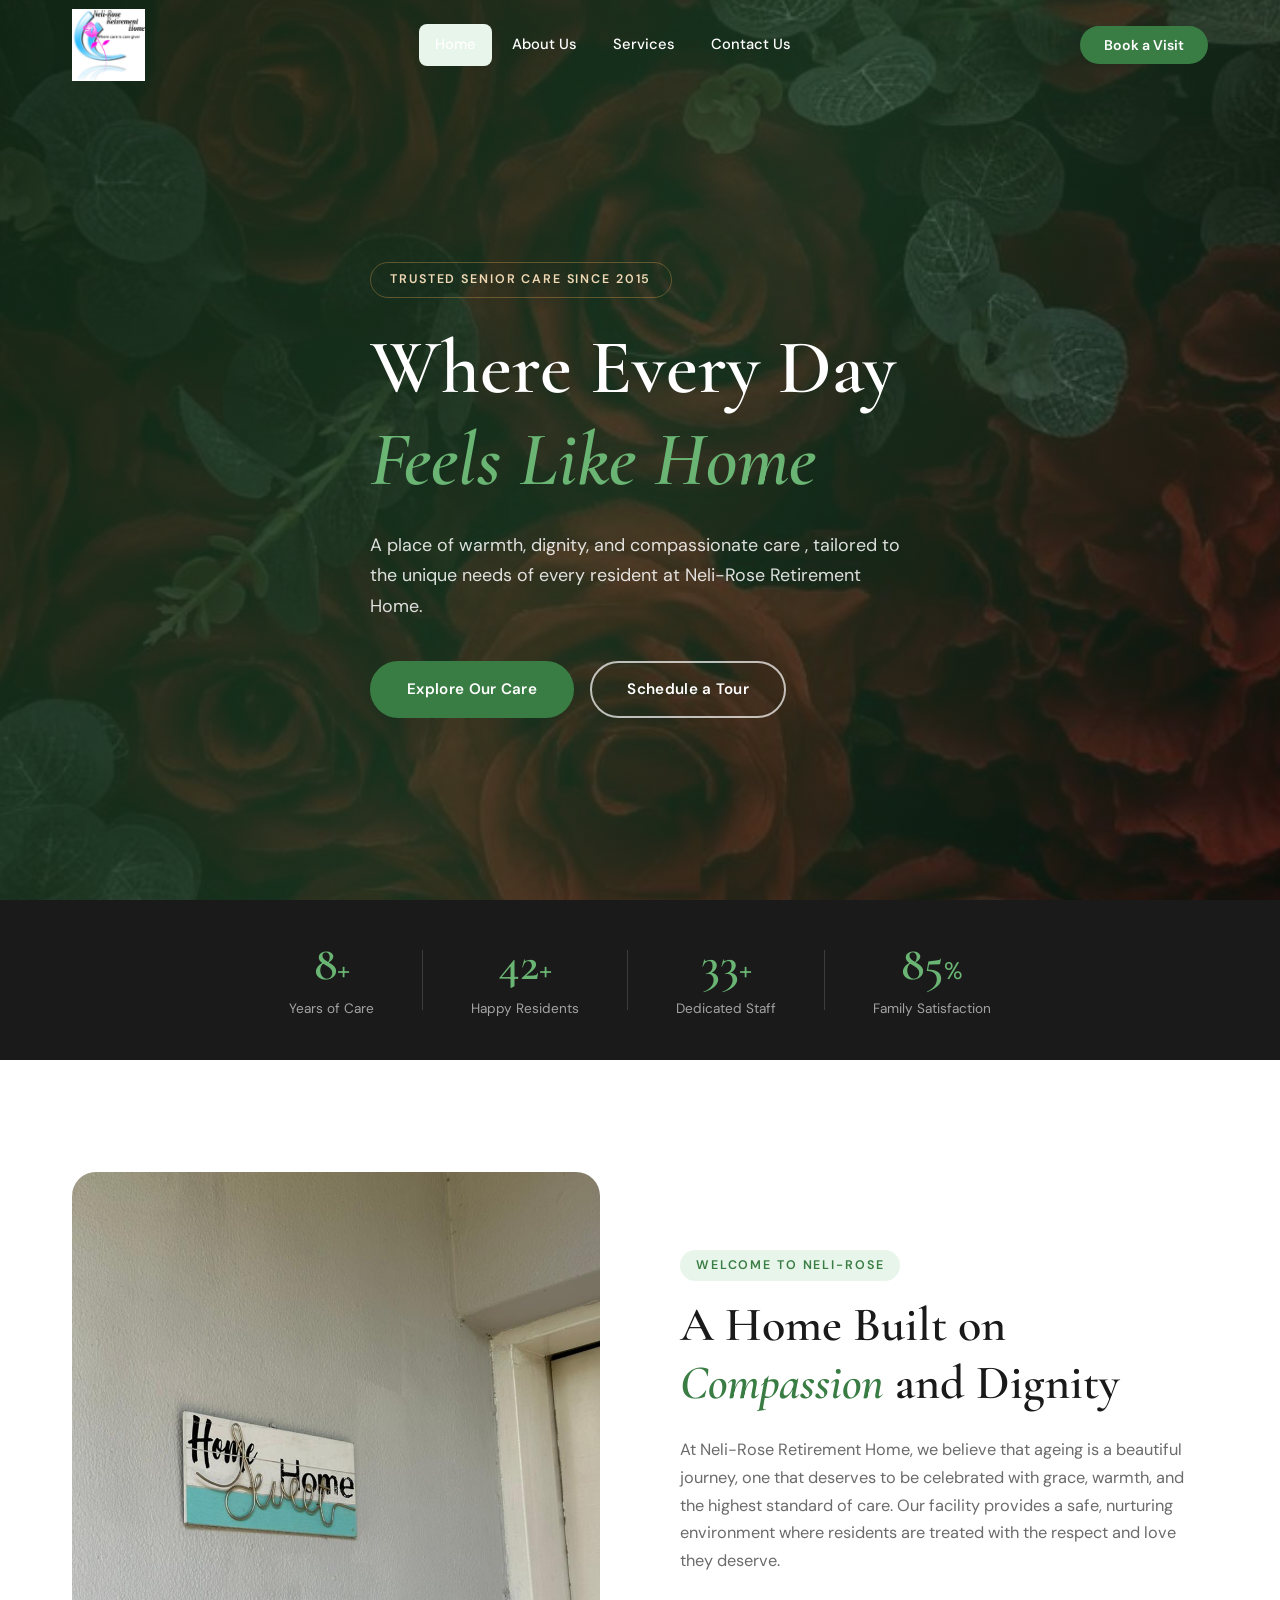
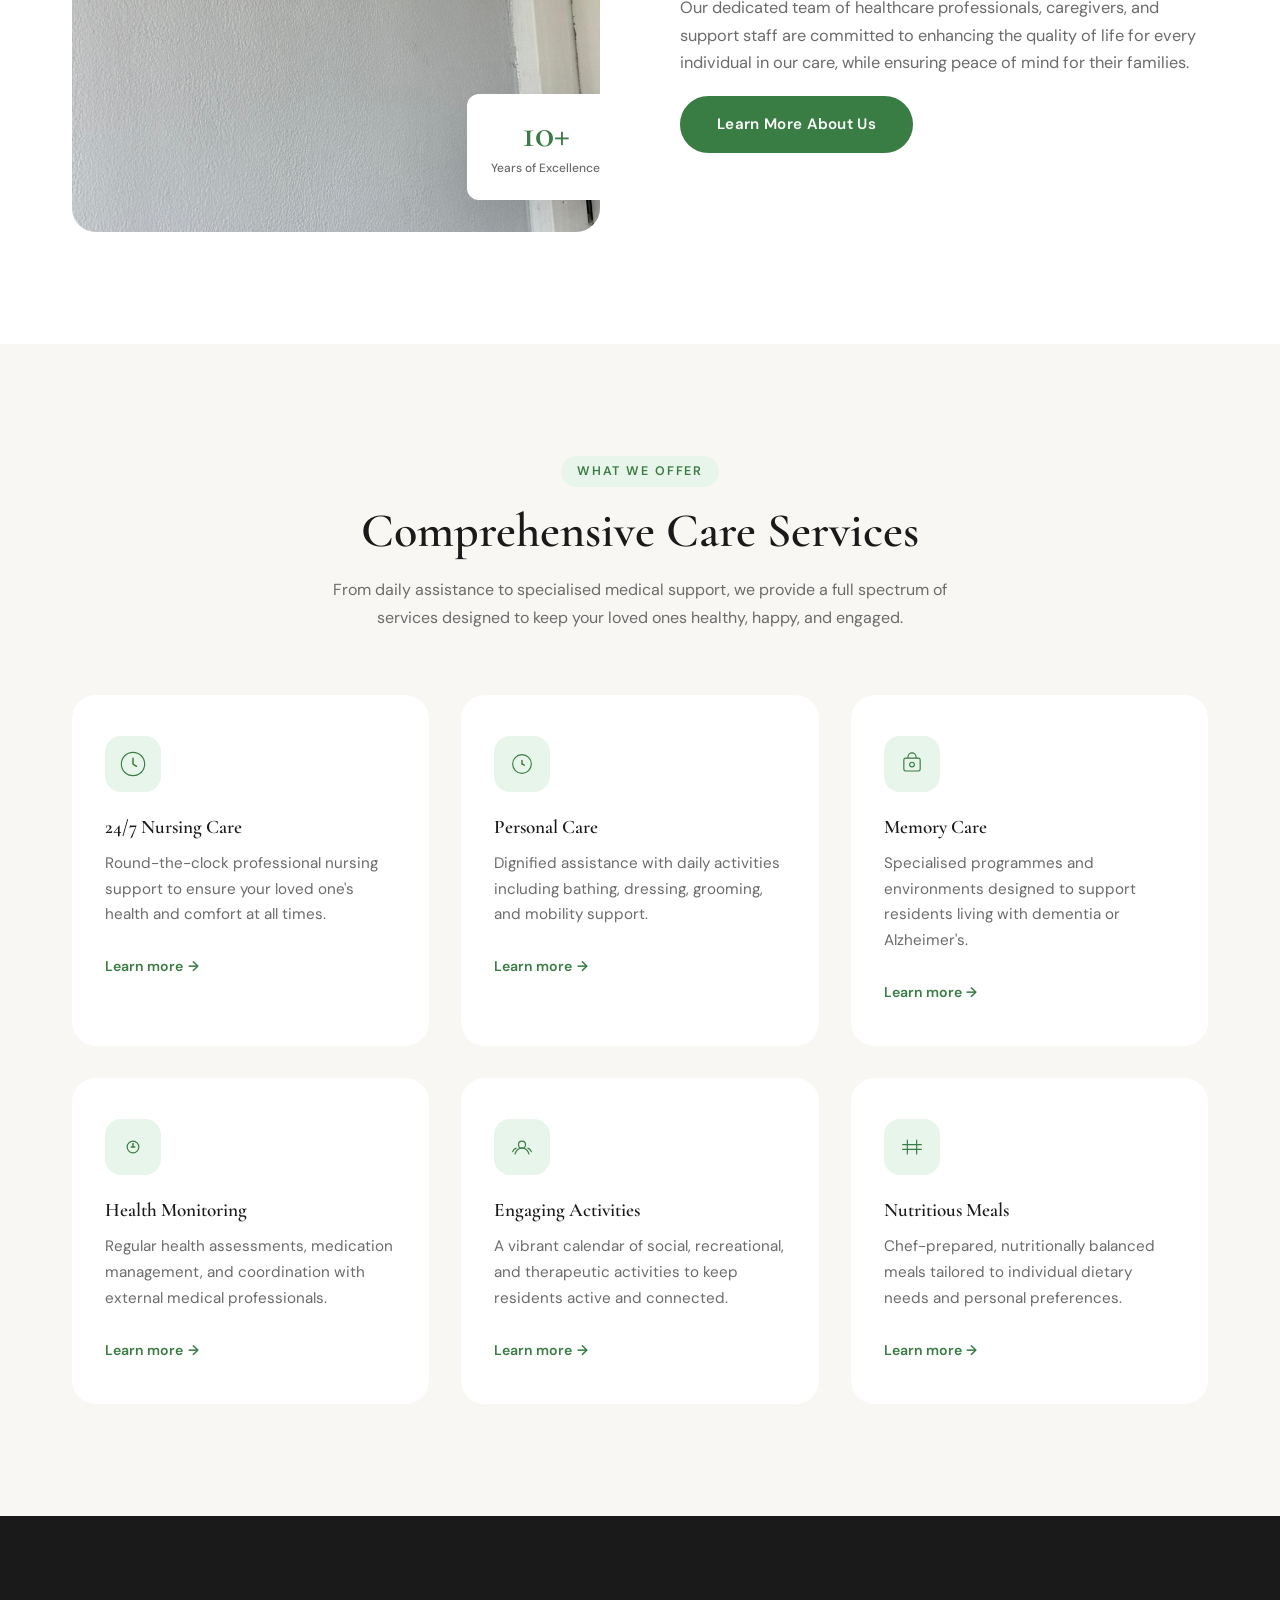
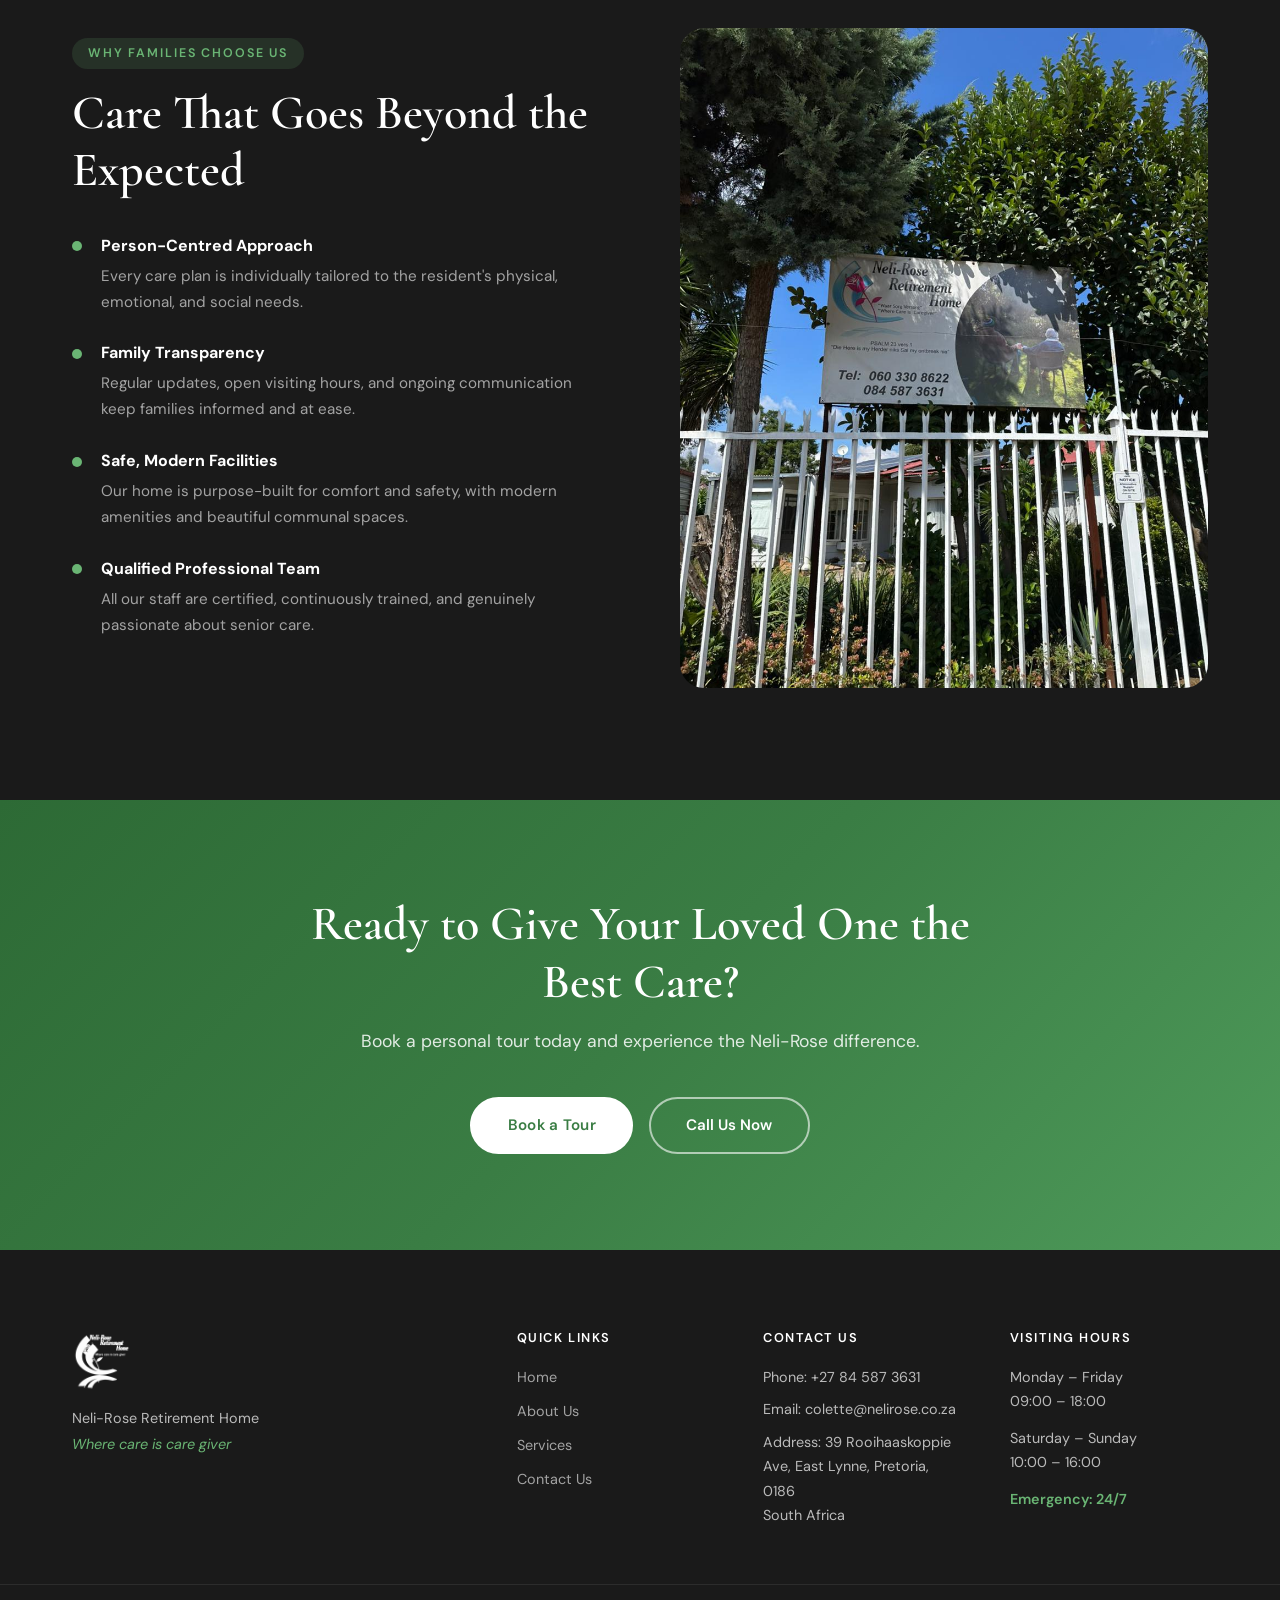
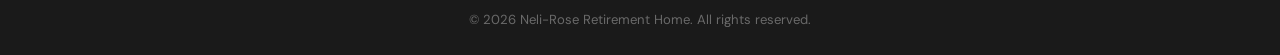
<file: index.html>
<!DOCTYPE html>
<html lang="en">
<head>
  <meta charset="UTF-8" />
  <meta name="viewport" content="width=device-width, initial-scale=1.0" />
  <title>Neli-Rose Retirement Home | Where Care is Care Giver</title>
  <link rel="stylesheet" href="home.css" />
  <link href="https://fonts.googleapis.com/css2?family=Cormorant+Garamond:ital,wght@0,400;0,600;1,400&family=DM+Sans:wght@300;400;500;600&display=swap" rel="stylesheet" />
</head>
<body>

  <nav class="navbar" id="navbar">
    <div class="nav-inner">
      <a href="index.html" class="nav-logo">
        <img id="site-logo" src="Photos/Logo.png" alt="Neli-Rose Logo" onerror="this.style.display='none'; document.getElementById('logo-text').style.display='block'"/>
        <span id="logo-text" style="display:none;" class="logo-fallback">Neli-Rose</span>
      </a>
      <ul class="nav-links">
        <li><a href="index.html" class="active">Home</a></li>
        <li><a href="about.html">About Us</a></li>
        <li><a href="services.html">Services</a></li>
        <li><a href="contact.html">Contact Us</a></li>
      </ul>
      <button class="nav-cta" onclick="location.href='contact.html'">Book a Visit</button>
      <button class="hamburger" id="hamburger" aria-label="Menu">
        <span></span><span></span><span></span>
      </button>
    </div>
    <div class="mobile-menu" id="mobileMenu">
      <a href="index.html">Home</a>
      <a href="about.html">About Us</a>
      <a href="services.html">Services</a>
     <a href="contact.html">Contact Us</a>
    </div>
  </nav>

  <!-- HERO -->
  <section class="hero">
    <div class="hero-bg"></div>
    <div class="hero-overlay"></div>
    <div class="hero-content">
      <div class="hero-badge">Trusted Senior Care Since 2015</div>
      <h1 class="hero-title">Where Every Day<br/><em>Feels Like Home</em></h1>
      <p class="hero-sub">A place of warmth, dignity, and compassionate care , tailored to the unique needs of every resident at Neli-Rose Retirement Home.</p>
      <div class="hero-actions">
        <a href="services.html" class="btn-primary">Explore Our Care</a>
        <a href="contact.html" class="btn-outline">Schedule a Tour</a>
      </div>
    </div>
  </section>

  <!-- STATS STRIP -->
  <section class="stats-strip">
    <div class="stat-item">
      <span class="stat-num" data-target="10">0</span><span class="stat-unit">+</span>
      <p>Years of Care</p>
    </div>
    <div class="stat-divider"></div>
    <div class="stat-item">
      <span class="stat-num" data-target="50">0</span><span class="stat-unit">+</span>
      <p>Happy Residents</p>
    </div>
    <div class="stat-divider"></div>
    <div class="stat-item">
      <span class="stat-num" data-target="39">0</span><span class="stat-unit">+</span>
      <p>Dedicated Staff</p> 
    </div>
    <div class="stat-divider"></div>
    <div class="stat-item">
      <span class="stat-num" data-target="100">0</span><span class="stat-unit">%</span>
      <p>Family Satisfaction</p>
    </div>
  </section>

  <!-- WELCOME -->
  <section class="welcome-section">
    <div class="container two-col">
      <div class="welcome-image-block reveal-left">
        <div class="img-frame">
          <img src="Photos/photo9.jpeg" alt="Caring staff with resident" />
          <div class="img-badge">
            <span class="badge-num">10+</span>
            <span class="badge-label">Years of Excellence</span>
          </div>
        </div>
      </div>
      <div class="welcome-text reveal-right">
        <span class="section-tag">Welcome to Neli-Rose</span>
        <h2>A Home Built on <em>Compassion</em> and Dignity</h2>
        <p>At Neli-Rose Retirement Home, we believe that ageing is a beautiful journey, one that deserves to be celebrated with grace, warmth, and the highest standard of care. Our facility provides a safe, nurturing environment where residents are treated with the respect and love they deserve.</p>
        <p>Our dedicated team of healthcare professionals, caregivers, and support staff are committed to enhancing the quality of life for every individual in our care, while ensuring peace of mind for their families.</p>
        <a href="about.html" class="btn-primary">Learn More About Us</a>
      </div>
    </div>
  </section>

  <!-- SERVICES PREVIEW -->
  <section class="services-preview">
    <div class="container">
      <div class="section-header reveal-up">
        <span class="section-tag">What We Offer</span>
        <h2>Comprehensive Care Services</h2>
        <p>From daily assistance to specialised medical support, we provide a full spectrum of services designed to keep your loved ones healthy, happy, and engaged.</p>
      </div>
      <div class="services-grid">
        <div class="service-card reveal-up" style="--delay:0.1s">
          <div class="service-icon">
            <svg viewBox="0 0 48 48" fill="none"><circle cx="24" cy="24" r="20" stroke="currentColor" stroke-width="2"/><path d="M24 14v10l6 4" stroke="currentColor" stroke-width="2.5" stroke-linecap="round"/></svg>
          </div>
          <h3>24/7 Nursing Care</h3>
          <p>Round-the-clock professional nursing support to ensure your loved one's health and comfort at all times.</p>
          <a href="services.html" class="card-link">Learn more</a>
        </div>
        <div class="service-card reveal-up" style="--delay:0.2s">
          <div class="service-icon">
            <svg viewBox="0 0 48 48" fill="none"><path d="M24 8c-8.8 0-16 7.2-16 16s7.2 16 16 16 16-7.2 16-16S32.8 8 24 8z" stroke="currentColor" stroke-width="2"/><path d="M24 18v6l4 2" stroke="currentColor" stroke-width="2.5" stroke-linecap="round"/></svg>
          </div>
          <h3>Personal Care</h3>
          <p>Dignified assistance with daily activities including bathing, dressing, grooming, and mobility support.</p>
          <a href="services.html" class="card-link">Learn more</a>
        </div>
        <div class="service-card reveal-up" style="--delay:0.3s">
          <div class="service-icon">
            <svg viewBox="0 0 48 48" fill="none"><rect x="10" y="14" width="28" height="22" rx="3" stroke="currentColor" stroke-width="2"/><path d="M17 14V12a7 7 0 0114 0v2" stroke="currentColor" stroke-width="2"/><circle cx="24" cy="25" r="4" stroke="currentColor" stroke-width="2"/></svg>
          </div>
          <h3>Memory Care</h3>
          <p>Specialised programmes and environments designed to support residents living with dementia or Alzheimer's.</p>
          <a href="services.html" class="card-link">Learn more</a>
        </div>
        <div class="service-card reveal-up" style="--delay:0.4s">
          <div class="service-icon">
            <svg viewBox="0 0 48 48" fill="none"><path d="M14 24c0-5.5 4.5-10 10-10s10 4.5 10 10-4.5 10-10 10-10-4.5-10-10z" stroke="currentColor" stroke-width="2"/><path d="M24 18v6M21 24h6" stroke="currentColor" stroke-width="2.5" stroke-linecap="round"/></svg>
          </div>
          <h3>Health Monitoring</h3>
          <p>Regular health assessments, medication management, and coordination with external medical professionals.</p>
          <a href="services.html" class="card-link">Learn more</a>
        </div>
        <div class="service-card reveal-up" style="--delay:0.5s">
          <div class="service-icon">
            <svg viewBox="0 0 48 48" fill="none"><path d="M12 36c2-6 6-10 12-10s10 4 12 10" stroke="currentColor" stroke-width="2" stroke-linecap="round"/><circle cx="24" cy="20" r="6" stroke="currentColor" stroke-width="2"/><path d="M34 26c3 1 5 3 6 6" stroke="currentColor" stroke-width="2" stroke-linecap="round"/><path d="M14 26c-3 1-5 3-6 6" stroke="currentColor" stroke-width="2" stroke-linecap="round"/></svg>
          </div>
          <h3>Engaging Activities</h3>
          <p>A vibrant calendar of social, recreational, and therapeutic activities to keep residents active and connected.</p>
          <a href="services.html" class="card-link">Learn more</a>
        </div>
        <div class="service-card reveal-up" style="--delay:0.6s">
          <div class="service-icon">
            <svg viewBox="0 0 48 48" fill="none"><path d="M8 20h32M8 28h32M16 12v24M32 12v24" stroke="currentColor" stroke-width="2" stroke-linecap="round"/></svg>
          </div>
          <h3>Nutritious Meals</h3>
          <p>Chef-prepared, nutritionally balanced meals tailored to individual dietary needs and personal preferences.</p>
          <a href="services.html" class="card-link">Learn more</a>
        </div>
      </div>
    </div>
  </section>

  <!-- WHY CHOOSE US -->
  <section class="why-section">
    <div class="container">
      <div class="why-inner">
        <div class="why-text reveal-left">
          <span class="section-tag light">Why Families Choose Us</span>
          <h2>Care That Goes Beyond the Expected</h2>
          <ul class="why-list">
            <li>
              <div class="why-dot"></div>
              <div>
                <strong>Person-Centred Approach</strong>
                <p>Every care plan is individually tailored to the resident's physical, emotional, and social needs.</p>
              </div>
            </li>
            <li>
              <div class="why-dot"></div>
              <div>
                <strong>Family Transparency</strong>
                <p>Regular updates, open visiting hours, and ongoing communication keep families informed and at ease.</p>
              </div>
            </li>
            <li>
              <div class="why-dot"></div>
              <div>
                <strong>Safe, Modern Facilities</strong>
                <p>Our home is purpose-built for comfort and safety, with modern amenities and beautiful communal spaces.</p>
              </div>
            </li>
            <li>
              <div class="why-dot"></div>
              <div>
                <strong>Qualified Professional Team</strong>
                <p>All our staff are certified, continuously trained, and genuinely passionate about senior care.</p>
              </div>
            </li>
          </ul>
        
        </div>
        <div class="why-image reveal-right">
          <img src="Photos/photo14.jpeg" alt="Staff and residents" />
        </div>
      </div>
    </div>
  </section>



  <!-- CTA BANNER -->
  <section class="cta-banner">
    <div class="cta-inner">
      <h2>Ready to Give Your Loved One the Best Care?</h2>
      <p>Book a personal tour today and experience the Neli-Rose difference.</p>
      <div class="cta-buttons">
        <a href="contact.html" class="btn-primary">Book a Tour</a>
        <a href="tel:+27  84 587 3631" class="btn-outline-light">Call Us Now</a>
      </div>
    </div>
  </section>

  <!-- FOOTER -->
  <footer class="footer">
    <div class="footer-inner">
      <div class="footer-brand">
        <img src="Photos/logo1.png" alt="Neli-Rose" class="footer-logo" onerror="this.style.display='none'" />
        <p>Neli-Rose Retirement Home<br/><em>Where care is care giver</em></p>
        
      </div>
      <div class="footer-nav">
        <h4>Quick Links</h4>
        <a href="index.html">Home</a>
        <a href="about.html">About Us</a>
        <a href="services.html">Services</a>
        <a href="contact.html">Contact Us</a>
      </div>
      <div class="footer-contact">
        <h4>Contact Us</h4>
        <p>Phone: +27  84 587 3631  </p>
        <p>Email: colette@nelirose.co.za</p>
        <p>Address: 39 Rooihaaskoppie Ave, East Lynne, Pretoria, 0186<br/>South Africa</p>
      </div>
      <div class="footer-hours">
        <h4>Visiting Hours</h4>
        <p>Monday – Friday<br/>09:00 – 18:00</p>
        <p>Saturday – Sunday<br/>10:00 – 16:00</p>
        <p class="emerg">Emergency: 24/7</p>
      </div>
    </div>
    <div class="footer-bottom">
      <p>&copy; 2026 Neli-Rose Retirement Home. All rights reserved.</p>
    </div>
  </footer>

  <script src="home.js"></script>
</body>
</html>
</file>
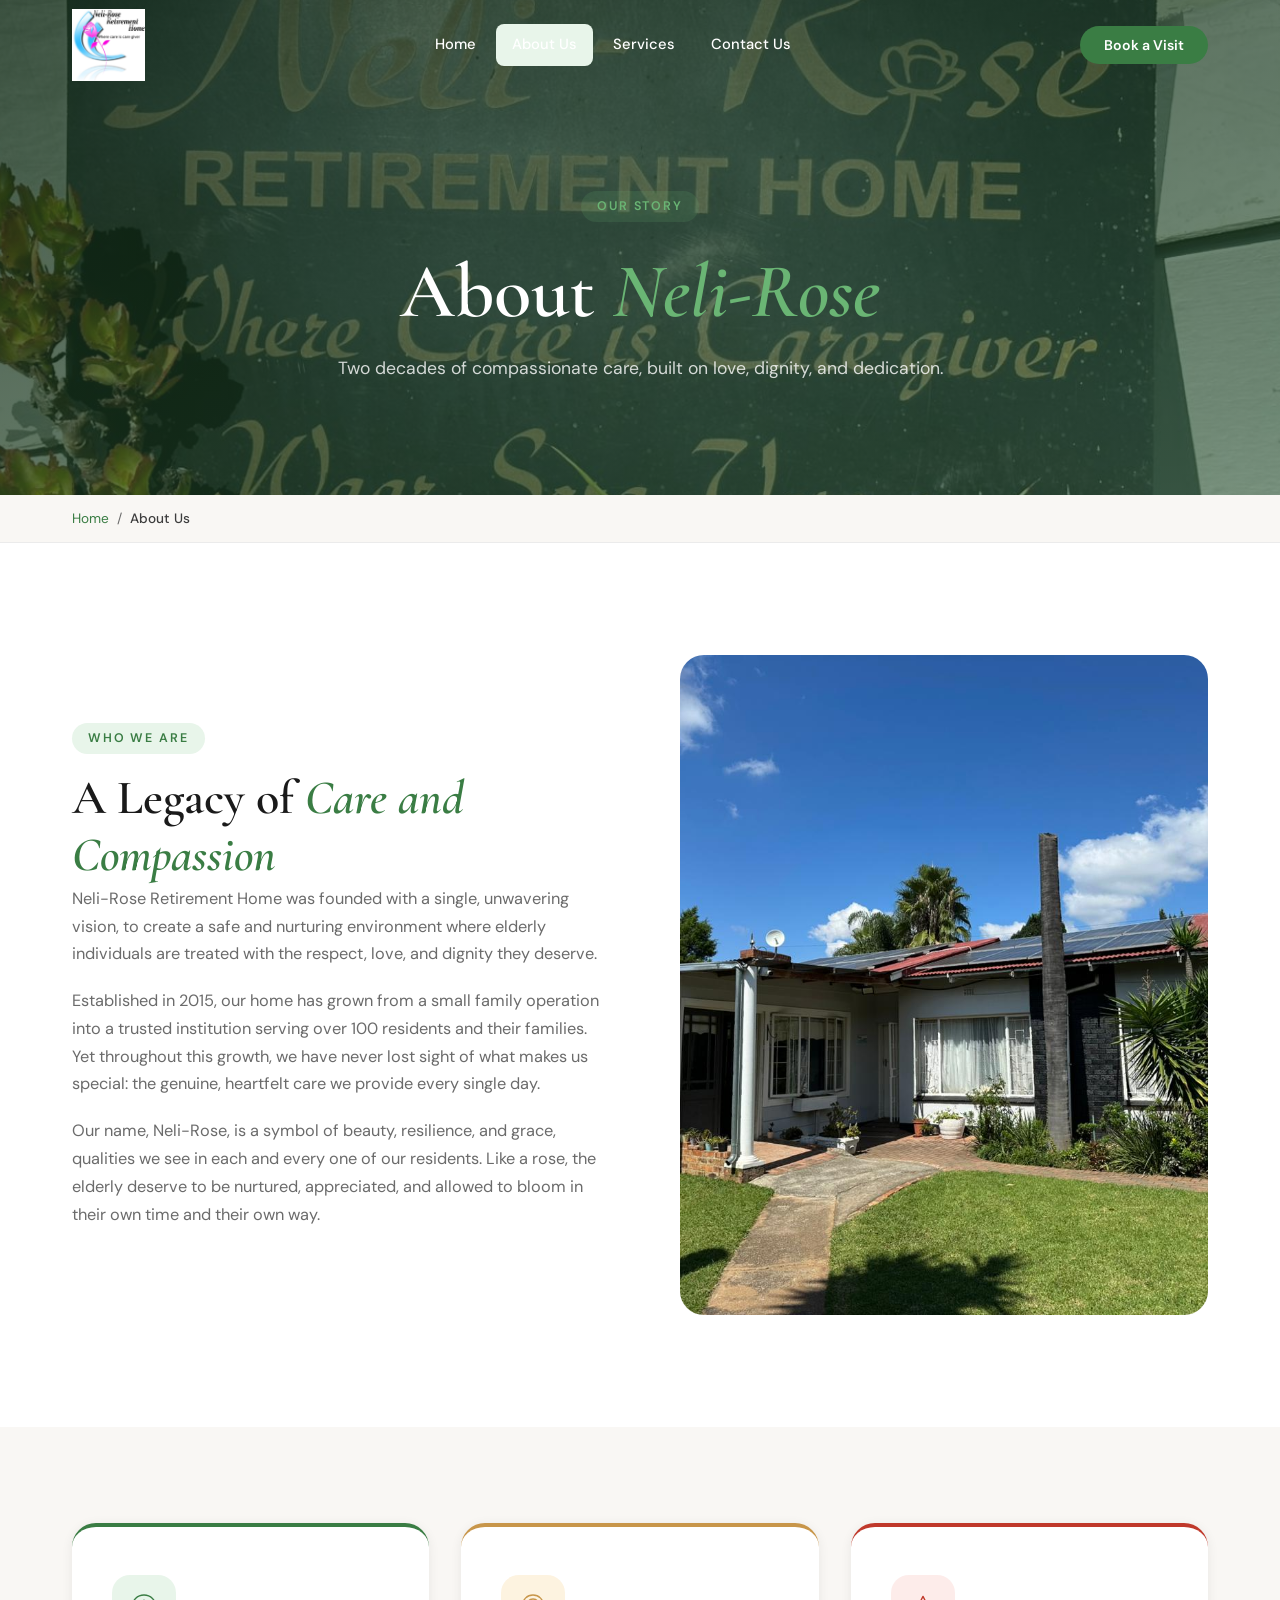
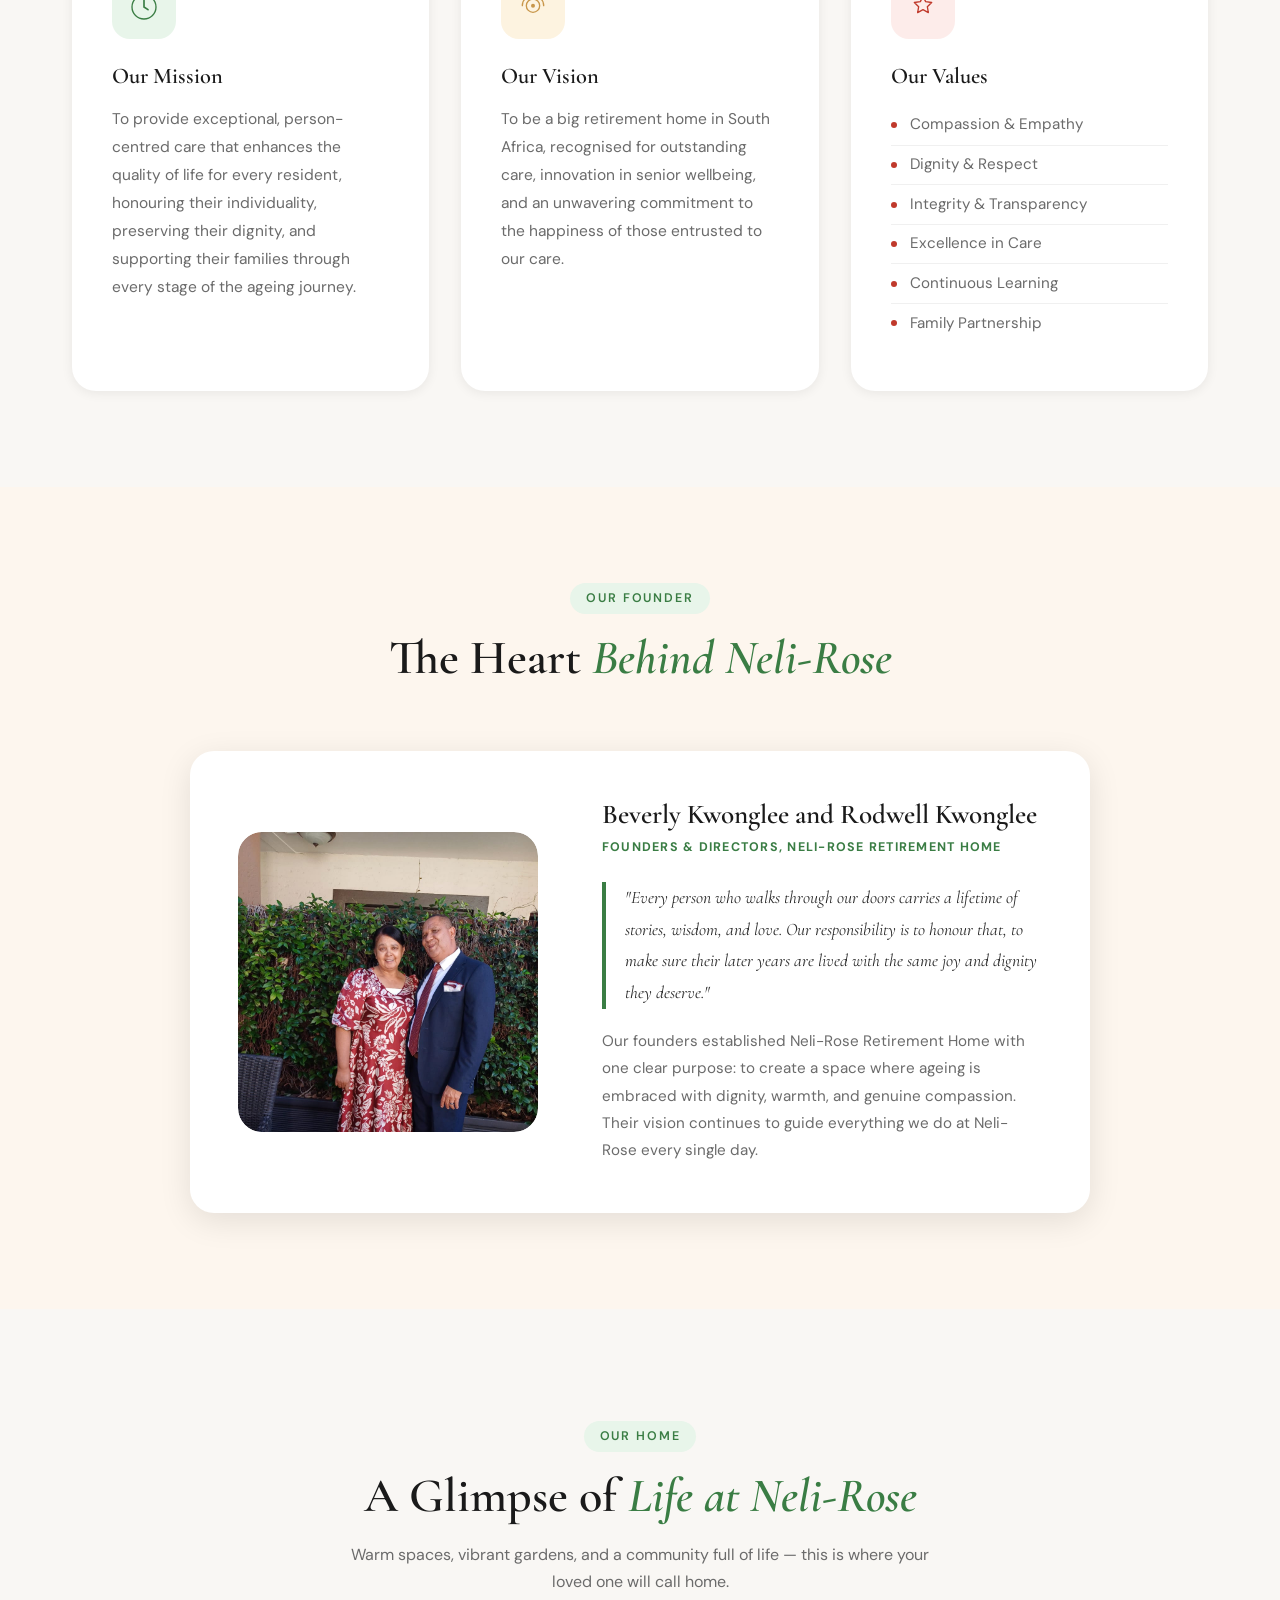
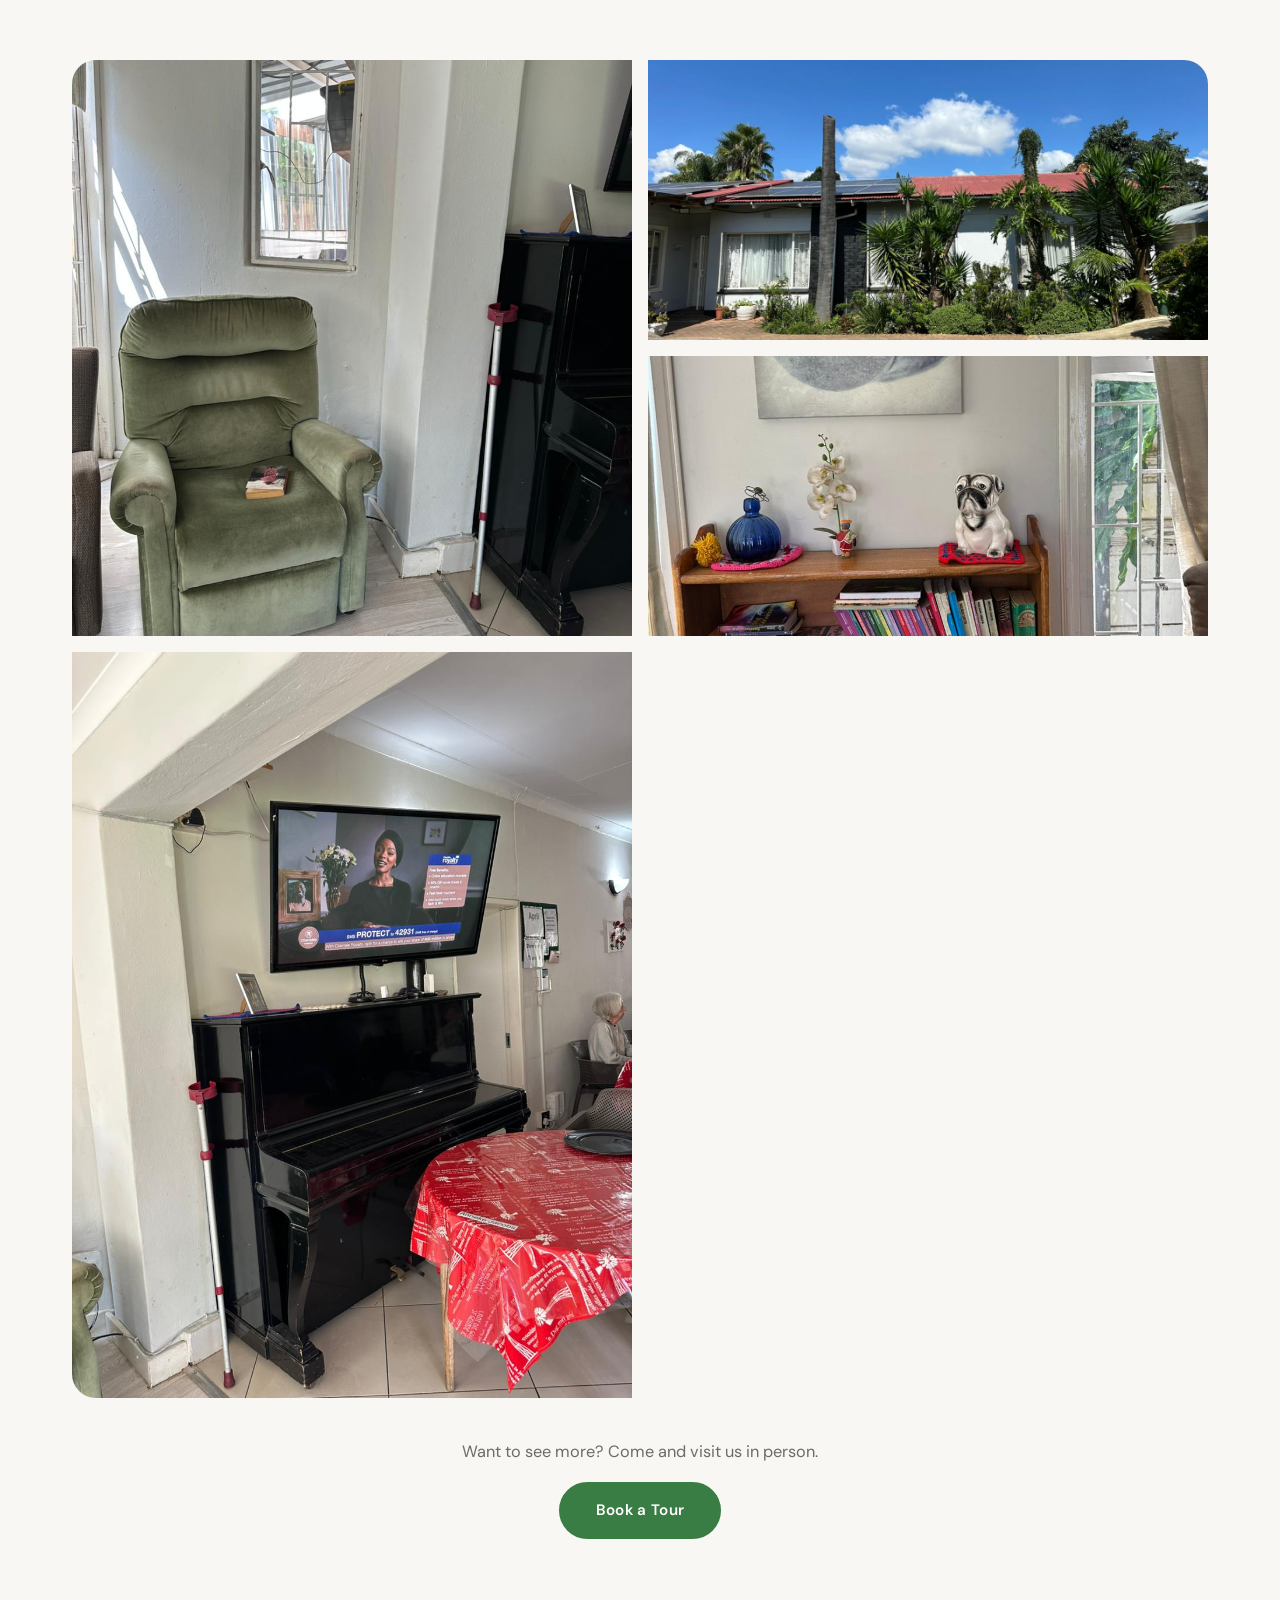
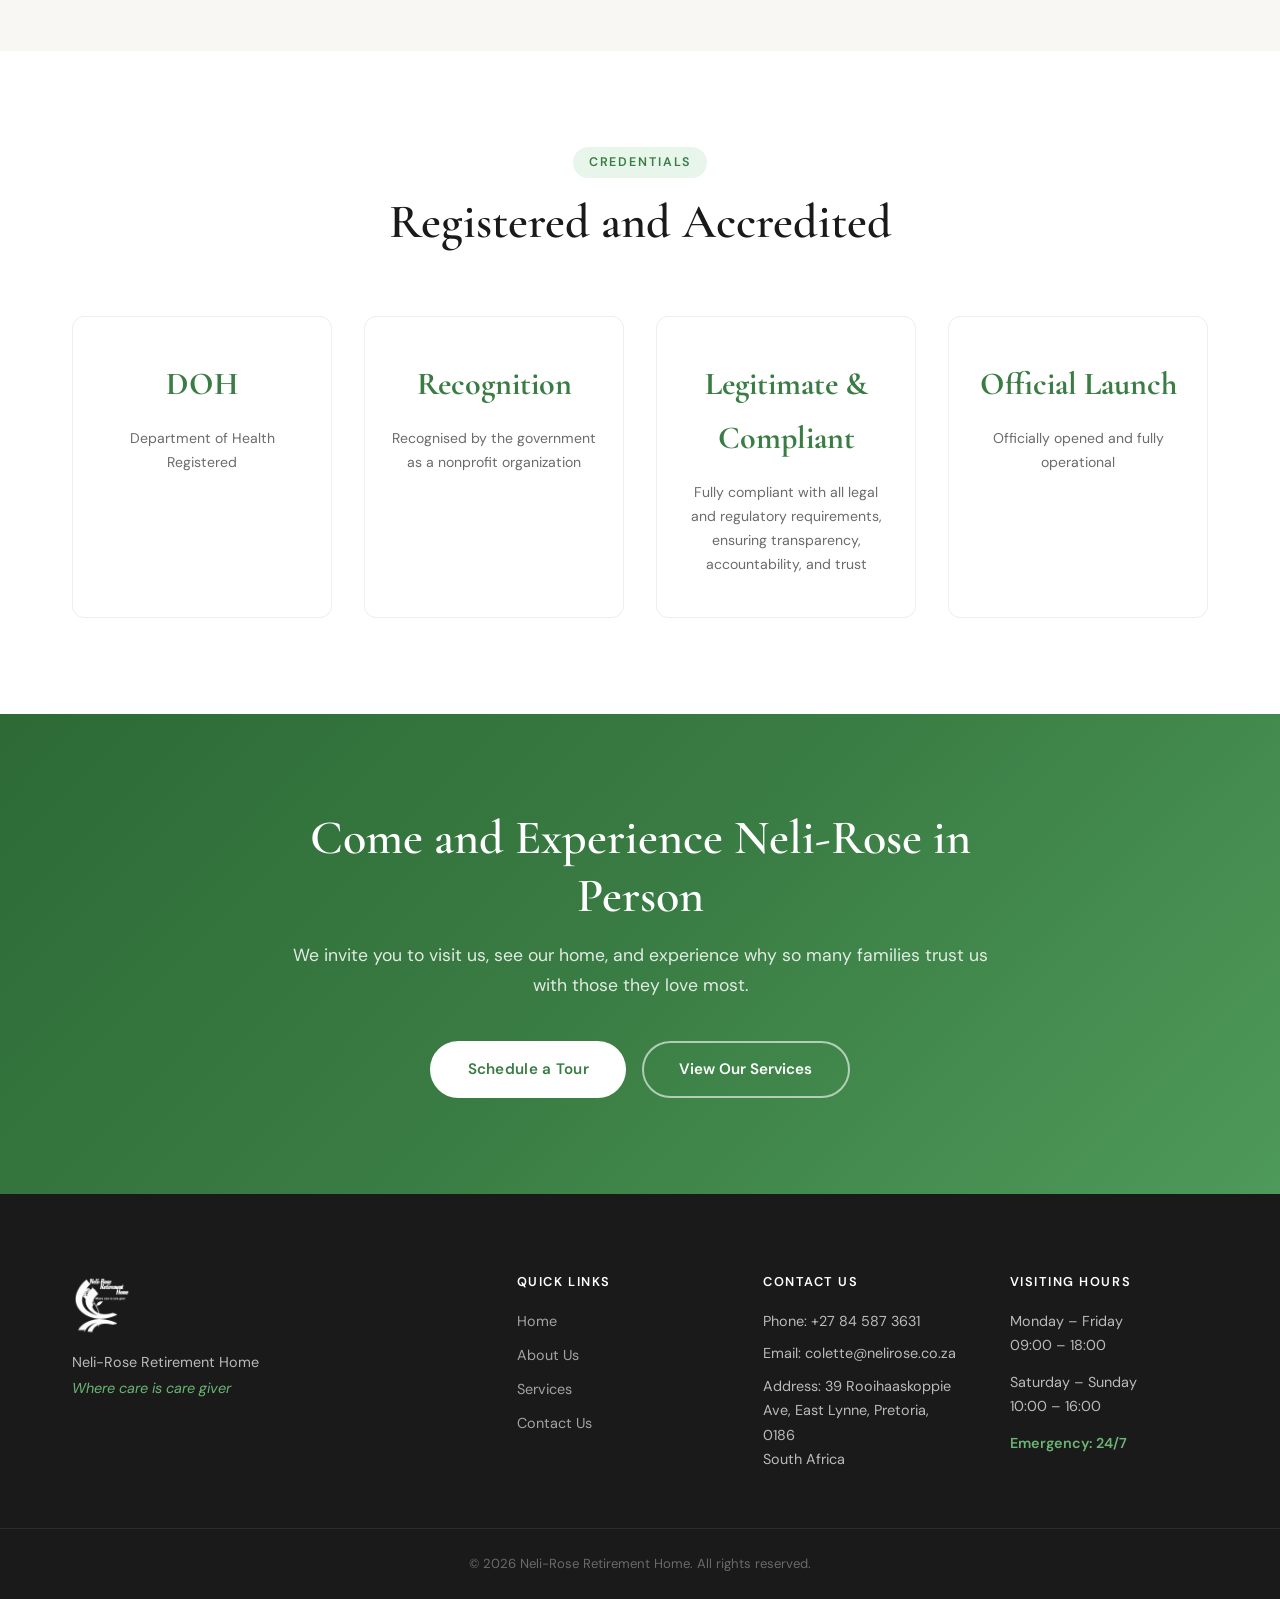
<file: about.html>
<!DOCTYPE html>

<!DOCTYPE html>
<html lang="en">
<head>
  <meta charset="UTF-8" />
  <meta name="viewport" content="width=device-width, initial-scale=1.0" />
  <title>About Us | Neli-Rose Retirement Home</title>

  <!-- Shared global stylesheet (colours, navbar, buttons, footer, etc.) -->
  <link rel="stylesheet" href="home.css" />
  <!-- Page-specific styles for about page components -->
  <link rel="stylesheet" href="about.css" />

  
  <link href="https://fonts.googleapis.com/css2?family=Cormorant+Garamond:ital,wght@0,400;0,600;1,400&family=DM+Sans:wght@300;400;500;600&display=swap" rel="stylesheet" />
</head>
<body>

  <!-- ============================================
       NAVBAR
       .scrolled is applied here by default (no hero
       underneath) so the navbar always shows white
       background on inner pages.
       ============================================ -->
  <nav class="navbar scrolled" id="navbar">
    <div class="nav-inner">

      <!-- Logo — uses mix-blend-mode:multiply to blend
           white PNG background with the white navbar -->
      <a href="index.html" class="nav-logo">
        <img id="site-logo" src="Photos/Logo.png" alt="Neli-Rose Retirement Home Logo"
             onerror="this.style.display='none'; document.getElementById('logo-text').style.display='block'"/>
        <!-- Fallback text if logo.png is missing -->
        <span id="logo-text" style="display:none;" class="logo-fallback">Neli-Rose</span>
      </a>

      <!-- Desktop navigation links -->
      <ul class="nav-links">
        <li><a href="index.html">Home</a></li>
        <li><a href="about.html" class="active">About Us</a></li>
        <li><a href="services.html">Services</a></li>
        <li><a href="contact.html">Contact Us</a></li>
      </ul>

      <!-- CTA button — visible on desktop -->
      <button class="nav-cta" onclick="location.href='contact.html'">Book a Visit</button>

      <!-- Hamburger button — only shown on mobile via CSS -->
      <button class="hamburger" id="hamburger" aria-label="Toggle navigation menu">
        <span></span><span></span><span></span>
      </button>
    </div>

    <!-- Mobile dropdown menu — shown when .open class is toggled by about.js -->
    <div class="mobile-menu" id="mobileMenu">
      <a href="index.html">Home</a>
      <a href="about.html">About Us</a>
      <a href="services.html">Services</a>
      <a href="contact.html">Contact Us</a>
    </div>
  </nav>


  <!-- ============================================
       PAGE HERO BANNER
      
       ============================================ -->
  <section class="page-hero">
    <!-- Background image set inline so it's easy to change per page -->
    <div class="page-hero-bg"
         style="background-image:url('Photos/photo10.jpeg');">
    </div>
    <!-- Dark overlay for text contrast — styled in about.css -->
    <div class="page-hero-overlay"></div>
    <div class="page-hero-content">
      <span class="section-tag light">Our Story</span>
      <h1>About <em>Neli-Rose</em></h1>
      <p>Two decades of compassionate care, built on love, dignity, and dedication.</p>
    </div>
  </section>


  <!-- ============================================
       BREADCRUMB BAR
       Shows the user's current location in the site
       hierarchy. Helps with navigation and SEO.
       ============================================ -->
  <div class="breadcrumb-bar">
    <div class="container">
      <a href="index.html">Home</a>
      <span>/</span>
      <span>About Us</span>
    </div>
  </div>


  <!-- ============================================
       OUR STORY SECTION
      
       ============================================ -->
  <section class="story-section">
    <div class="container two-col">

      <!-- Left column: story text with scroll-in animation -->
      <div class="reveal-left">
        <span class="section-tag">Who We Are</span>
        <h2>A Legacy of <em>Care and Compassion</em></h2>
        <p>Neli-Rose Retirement Home was founded with a single, unwavering vision, to create a safe and nurturing environment where elderly individuals are treated with the respect, love, and dignity they deserve.</p>
        <p>Established in 2015, our home has grown from a small family operation into a trusted institution serving over 100 residents and their families. Yet throughout this growth, we have never lost sight of what makes us special: the genuine, heartfelt care we provide every single day.</p>
        <p>Our name, Neli-Rose, is a symbol of beauty, resilience, and grace, qualities we see in each and every one of our residents. Like a rose, the elderly deserve to be nurtured, appreciated, and allowed to bloom in their own time and their own way.</p>
      </div>

      <!-- Right column: facility image with hover zoom -->
      <div class="reveal-right">
        <div class="img-frame">
          <img src="Photos/photo11.jpeg"
               alt="Neli-Rose Retirement Home exterior" />
        </div>
      </div>

    </div>
  </section>


  <!-- ============================================
       MISSION, VISION, VALUES
      
       ============================================ -->
  <section class="mvv-section">
    <div class="container">
      <div class="mvv-grid">

        <!-- Mission Card -->
        <div class="mvv-card reveal-up" style="--delay:0.1s">
          <div class="mvv-icon mission">
            <!-- Inline SVG clock icon — no external dependency -->
            <svg viewBox="0 0 48 48" fill="none">
              <circle cx="24" cy="24" r="18" stroke="currentColor" stroke-width="2"/>
              <path d="M24 14v10l6 4" stroke="currentColor" stroke-width="2.5" stroke-linecap="round"/>
            </svg>
          </div>
          <h3>Our Mission</h3>
          <p>To provide exceptional, person-centred care that enhances the quality of life for every resident, honouring their individuality, preserving their dignity, and supporting their families through every stage of the ageing journey.</p>
        </div>

        <!-- Vision Card -->
        <div class="mvv-card reveal-up" style="--delay:0.2s">
          <div class="mvv-icon vision">
            <svg viewBox="0 0 48 48" fill="none">
              <circle cx="24" cy="22" r="10" stroke="currentColor" stroke-width="2"/>
              <circle cx="24" cy="22" r="3" fill="currentColor"/>
              <path d="M8 22c0-8.8 7.2-16 16-16s16 7.2 16 16" stroke="currentColor" stroke-width="2" stroke-linecap="round"/>
            </svg>
          </div>
          <h3>Our Vision</h3>
          <p>To be a big retirement home in South Africa, recognised for outstanding care, innovation in senior wellbeing, and an unwavering commitment to the happiness of those entrusted to our care.</p>
        </div>

        <!-- Values Card -->
        <div class="mvv-card reveal-up" style="--delay:0.3s">
          <div class="mvv-icon values">
            <svg viewBox="0 0 48 48" fill="none">
              <path d="M24 8l4 8 9 1.3-6.5 6.3 1.5 8.9L24 28l-8 4.5 1.5-8.9L11 17.3 20 16z"
                    stroke="currentColor" stroke-width="2" stroke-linejoin="round"/>
            </svg>
          </div>
          <h3>Our Values</h3>
          <!-- Values rendered as a clean bullet list -->
          <ul class="values-list">
            <li>Compassion &amp; Empathy</li>
            <li>Dignity &amp; Respect</li>
            <li>Integrity &amp; Transparency</li>
            <li>Excellence in Care</li>
            <li>Continuous Learning</li>
            <li>Family Partnership</li>
          </ul>
        </div>

      </div>
    </div>
  </section>



 <!-- ============================================
       FOUNDER SECTION
      
       ============================================ -->
  <section class="founder-section">
    <div class="container">
 
      <div class="section-header reveal-up">
        <span class="section-tag">Our Founder</span>
        <h2>The Heart <em>Behind Neli-Rose</em></h2>
      </div>
 
      
      <div class="founder-card reveal-up">
 
       
        <div class="founder-photo">
          <img
            src="Photos/Founder.jpeg"
            alt="Founder of Neli-Rose Retirement Home"
            onerror="this.style.display='none'; this.nextElementSibling.style.display='flex'"
          />
          
          <div class="founder-photo-placeholder" style="display:none">
            <svg viewBox="0 0 80 80" fill="none">
              <circle cx="40" cy="30" r="18" stroke="currentColor" stroke-width="2"/>
              <path d="M10 72c0-16.6 13.4-30 30-30s30 13.4 30 30" stroke="currentColor" stroke-width="2" stroke-linecap="round"/>
            </svg>
          </div>
        </div>
 
    
        <div class="founder-bio">
 
         
          <h3>Beverly Kwonglee and Rodwell Kwonglee</h3>
          <span class="founder-role">Founders &amp; Directors, Neli-Rose Retirement Home</span>
 
          
          <blockquote class="founder-quote">
            "Every person who walks through our doors carries a lifetime of stories, wisdom, and love.
             Our responsibility is to honour that, to make sure their later years are lived with
             the same joy and dignity they deserve."
          </blockquote>
 
         
          <p>Our founders established Neli-Rose Retirement Home with one clear purpose: to create a space where ageing is embraced with dignity, warmth, and genuine compassion. Their vision continues to guide everything we do at Neli-Rose every single day.</p>
 
        </div>
 
      </div>
    </div>
  </section>
 


  <!-- ============================================
       PHOTO GALLERY — "A Glimpse of Our Home"
       
       ============================================ -->
  <section class="gallery-section">
    <div class="container">
      <div class="section-header reveal-up">
        <span class="section-tag">Our Home</span>
        <h2>A Glimpse of <em>Life at Neli-Rose</em></h2>
        <p>Warm spaces, vibrant gardens, and a community full of life — this is where your loved one will call home.</p>
      </div>

      <div class="gallery-grid reveal-up">

        <!-- Photo 1: large feature image (spans 2 rows) -->
        <div class="gallery-item gallery-feature">
         
          <img src="Photos/photo5.jpeg"
               alt="Comfortable resident lounge area" />
          <div class="gallery-overlay">
            <span>Resident Lounge</span>
          </div>
        </div>

        <!-- Photo 2: top-right -->
        <div class="gallery-item">
         
          <img src="Photos/photoo12.jpeg"
               alt="Beautiful garden courtyard" />
          <div class="gallery-overlay">
            <span>Garden Courtyard</span>
          </div>
        </div>

        <!-- Photo 3: bottom-right top -->
        <div class="gallery-item">
         
          <img src="Photos/photo7.jpeg"
               alt="Book shelf for reading" />
          <div class="gallery-overlay">
            <span>Book shelf</span>
          </div>
        </div>

        <!-- Photo 4: bottom-right bottom -->
        <div class="gallery-item">
         
          <img src="Photos/photo6.jpeg"
               alt="Television area for residents" />
          <div class="gallery-overlay">
            <span>Television area</span>
          </div>
        </div>

      </div>

      <!-- CTA below gallery to prompt a tour -->
      <div class="gallery-cta reveal-up">
        <p>Want to see more? Come and visit us in person.</p>
        <a href="contact.html" class="btn-primary">Book a Tour</a>
      </div>
    </div>
  </section>


  <!-- ============================================
       ACCREDITATIONS
       cards showing official registrations
       and certifications.
       ============================================ -->
  <section class="accred-section">
    <div class="container">
      <div class="section-header reveal-up">
        <span class="section-tag">Credentials</span>
        <h2>Registered and Accredited</h2>
      </div>
      <div class="accred-grid reveal-up">
        <div class="accred-item">
          <div class="accred-badge">DOH</div>
          <p>Department of Health Registered</p>
        </div>
        <div class="accred-item">
          <div class="accred-badge">Recognition</div>
          <p>Recognised by the government as a nonprofit organization</p>
        </div>
         <div class="accred-item">
          <div class="accred-badge">Legitimate & Compliant</div>
          <p>Fully compliant with all legal and regulatory requirements, ensuring transparency, accountability, and trust</p>
        </div>
         <div class="accred-item">
          <div class="accred-badge">Official Launch</div>
          <p>Officially opened and fully operational</p>
        </div>

  </section>


  <!-- ============================================
       CTA BANNER
       Green gradient strip with two action buttons.
       Defined in home.css (.cta-banner).
       ============================================ -->
  <section class="cta-banner">
    <div class="cta-inner">
      <h2>Come and Experience Neli-Rose in Person</h2>
      <p>We invite you to visit us, see our home, and experience why so many families trust us with those they love most.</p>
      <div class="cta-buttons">
        <a href="contact.html" class="btn-primary">Schedule a Tour</a>
        <a href="services.html" class="btn-outline-light">View Our Services</a>
      </div>
    </div>
  </section>


  <!-- ============================================
       FOOTER
       Shared footer across all pages.
       Defined in home.css (.footer).
       ============================================ -->
  <footer class="footer">
    <div class="footer-inner">
      <div class="footer-brand">
        <!-- Logo inverted to white via CSS filter in home.css -->
        <img src="Photos/logo1.png" alt="Neli-Rose Retirement Home" class="footer-logo"
             onerror="this.style.display='none'" />
        <p>Neli-Rose Retirement Home<br/><em>Where care is care giver</em></p>
        
      </div>
      <div class="footer-nav">
        <h4>Quick Links</h4>
        <a href="index.html">Home</a>
        <a href="about.html">About Us</a>
        <a href="services.html">Services</a>
        <a href="contact.html">Contact Us</a>
      </div>
     <div class="footer-contact">
        <h4>Contact Us</h4>
        <p>Phone: +27  84 587 3631</p>
        <p>Email: colette@nelirose.co.za</p>
        <p>Address: 39 Rooihaaskoppie Ave, East Lynne, Pretoria, 0186<br/>South Africa</p>
      </div>

      <div class="footer-hours">
        <h4>Visiting Hours</h4>
        <p>Monday – Friday<br/>09:00 – 18:00</p>
        <p>Saturday – Sunday<br/>10:00 – 16:00</p>
        <p class="emerg">Emergency: 24/7</p>
      </div>
    </div>
    <div class="footer-bottom">
      <p>&copy; 2026 Neli-Rose Retirement Home. All rights reserved.</p>
    </div>
  </footer>


  <!-- Shared JavaScript (navbar, reveal animations, etc.) -->
  <script src="home.js"></script>
  <!-- Page-specific JavaScript for About page -->
  <script src="about.js"></script>

</body>
</html>
</file>
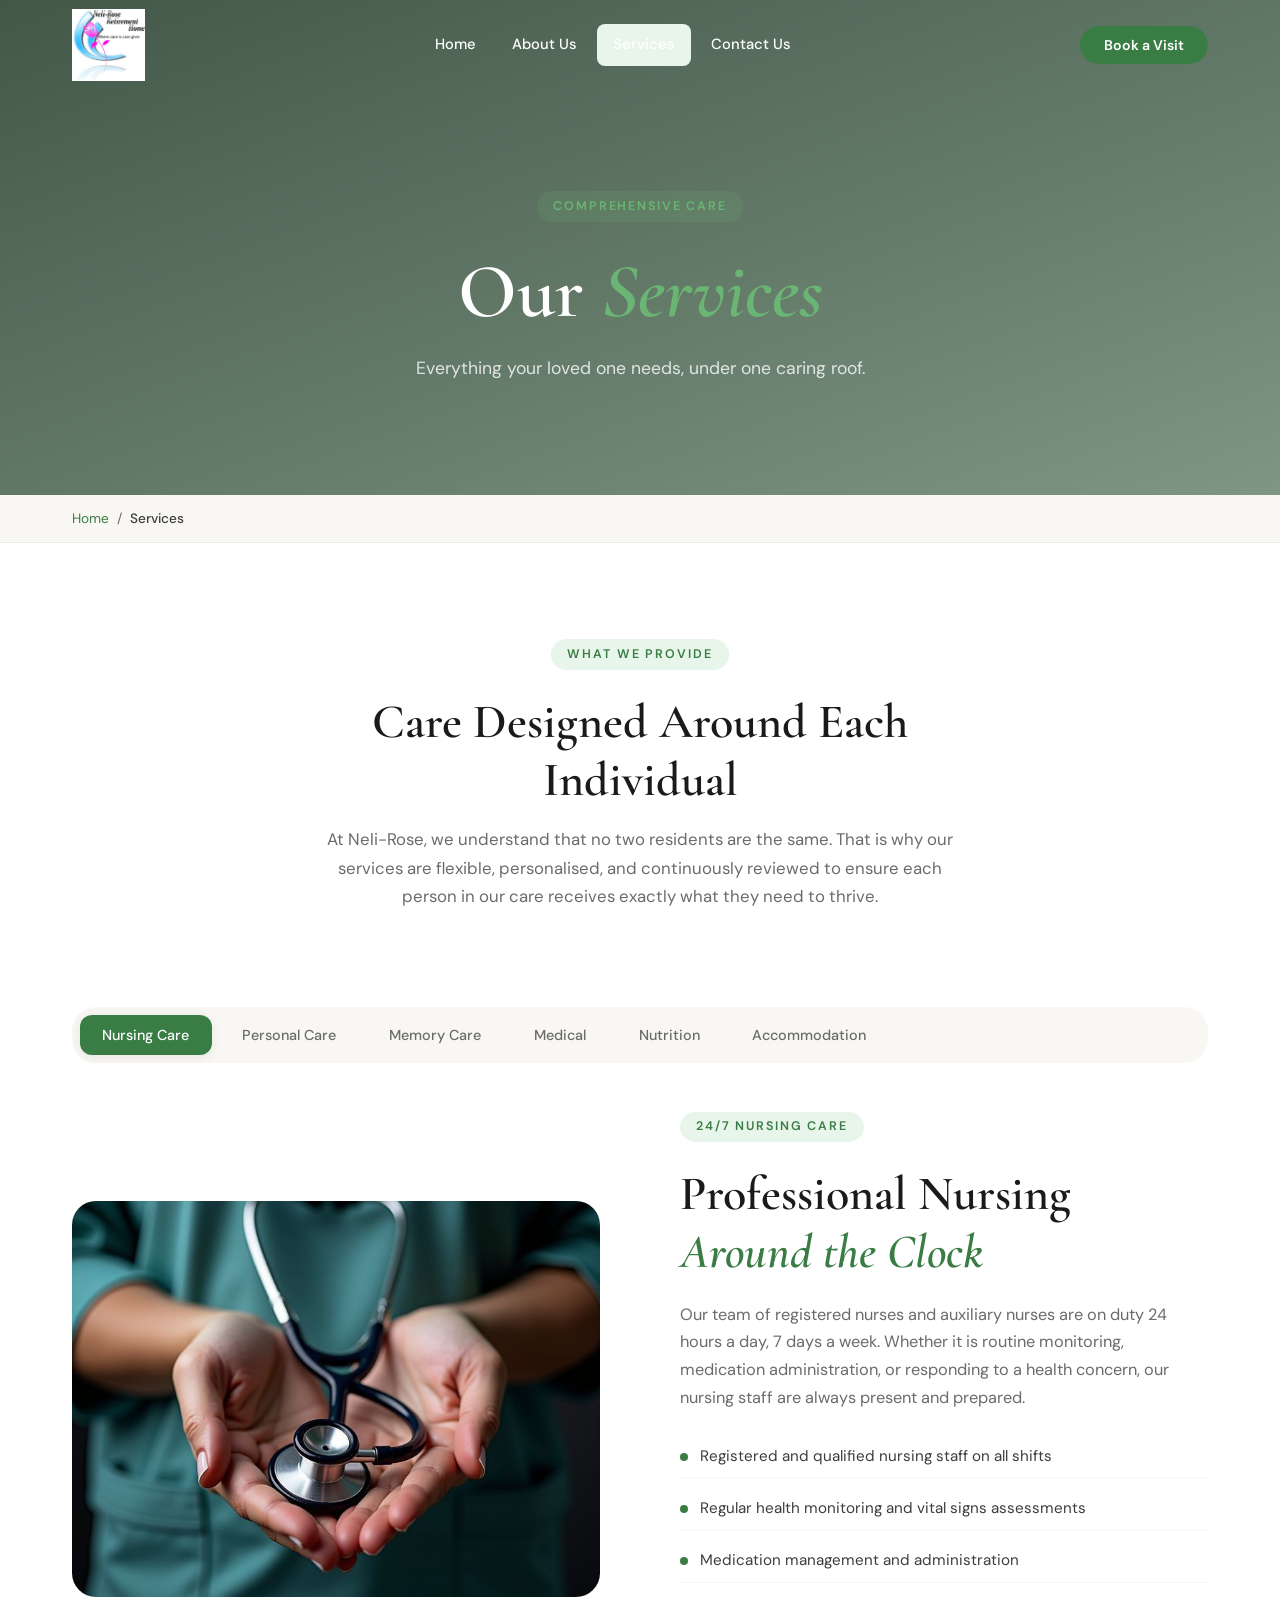
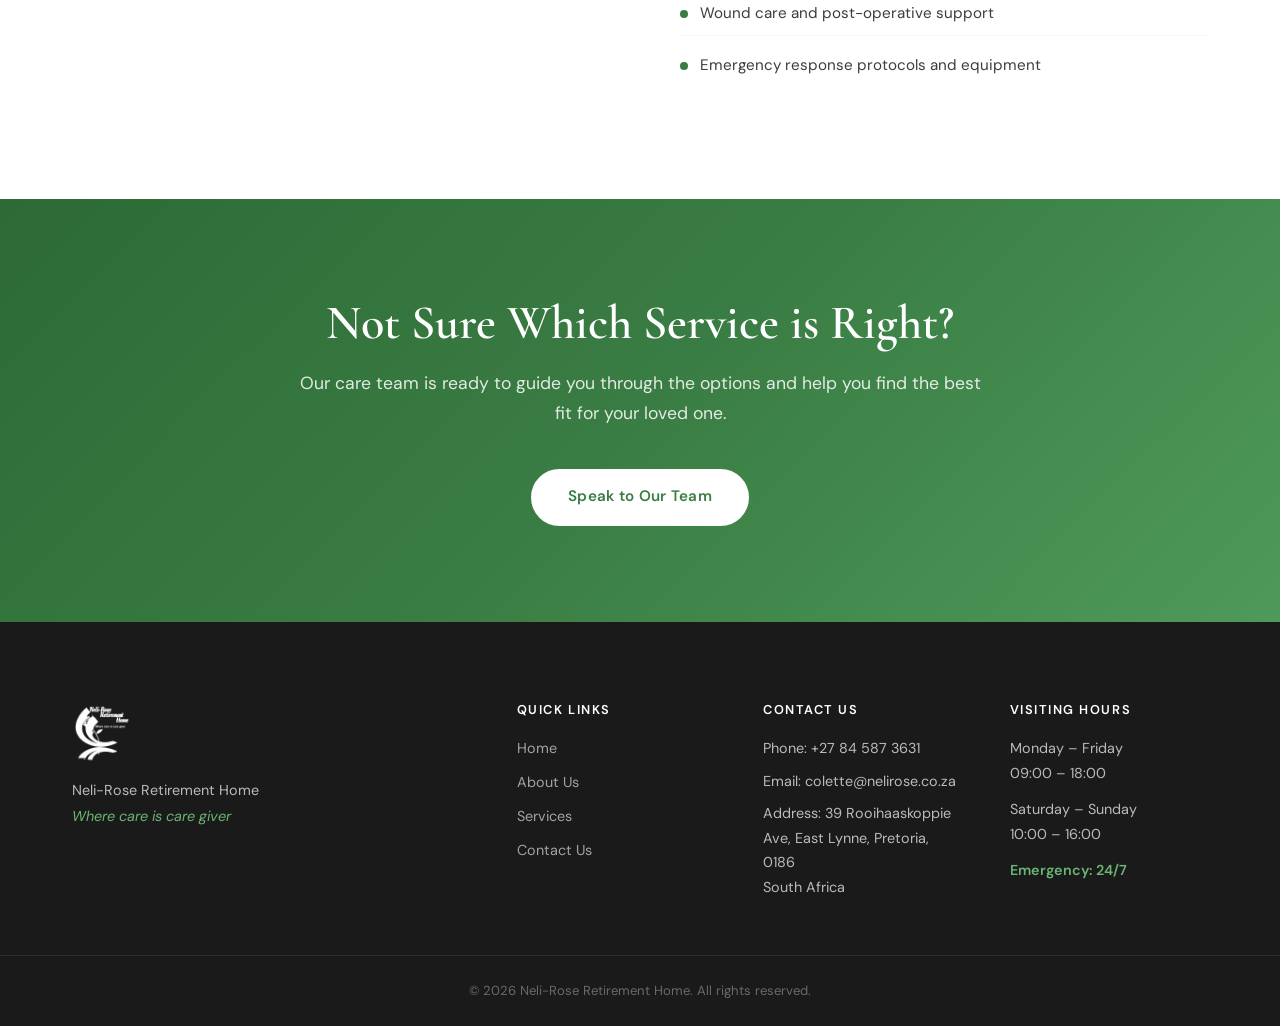
<file: services.html>
<!DOCTYPE html>
<html lang="en">
<head>
  <meta charset="UTF-8" />
  <meta name="viewport" content="width=device-width, initial-scale=1.0" />
  <title>Our Services | Neli-Rose Retirement Home</title>
  <link rel="stylesheet" href="home.css" />
  <link rel="stylesheet" href="about.css" />
  <link rel="stylesheet" href="services.css" />
  <link href="https://fonts.googleapis.com/css2?family=Cormorant+Garamond:ital,wght@0,400;0,600;1,400&family=DM+Sans:wght@300;400;500;600&display=swap" rel="stylesheet" />
</head>
<body>

  <nav class="navbar scrolled" id="navbar">
    <div class="nav-inner">
      <a href="index.html" class="nav-logo">
        <img src="Photos/Logo.png" alt="Neli-Rose Logo" onerror="this.style.display='none'"/>
        <span class="logo-fallback" style="display:none">Neli-Rose</span>
      </a>
      <ul class="nav-links">
        <li><a href="index.html">Home</a></li>
        <li><a href="about.html">About Us</a></li>
        <li><a href="services.html" class="active">Services</a></li>
        <li><a href="contact.html">Contact Us</a></li>
      </ul>
      <button class="nav-cta" onclick="location.href='contact.html'">Book a Visit</button>
      <button class="hamburger" id="hamburger"><span></span><span></span><span></span></button>
    </div>
    <div class="mobile-menu" id="mobileMenu">
      <a href="index.html">Home</a>
      <a href="about.html">About Us</a>
      <a href="services.html">Services</a>
      <a href="contact.html">Contact Us</a>
    </div>
  </nav>

  <section class="page-hero">
    <div class="page-hero-bg" style="background-image:url('https://images.unsplash.com/photo-1576765607925-e3ef462f4e76?w=1400&q=80')"></div>
    <div class="page-hero-overlay"></div>
    <div class="page-hero-content">
      <span class="section-tag light">Comprehensive Care</span>
      <h1>Our <em>Services</em></h1>
      <p>Everything your loved one needs, under one caring roof.</p>
    </div>
  </section>

  <div class="breadcrumb-bar">
    <div class="container">
      <a href="index.html">Home</a> <span>/</span> <span>Services</span>
    </div>
  </div>

  <!-- INTRO -->
  <section class="services-intro">
    <div class="container text-center">
      <span class="section-tag reveal-up">What We Provide</span>
      <h2 class="reveal-up" style="--delay:0.1s">Care Designed Around Each Individual</h2>
      <p class="reveal-up" style="--delay:0.2s">At Neli-Rose, we understand that no two residents are the same. That is why our services are flexible, personalised, and continuously reviewed to ensure each person in our care receives exactly what they need to thrive.</p>
    </div>
  </section>

  <!-- SERVICE TABS -->
  <section class="services-tabs-section">
    <div class="container">
      <div class="tabs-bar">
        <button class="tab-btn active" data-tab="nursing">Nursing Care</button>
        <button class="tab-btn" data-tab="personal">Personal Care</button>
        <button class="tab-btn" data-tab="memory">Memory Care</button>
        <button class="tab-btn" data-tab="medical">Medical</button>
        <button class="tab-btn" data-tab="nutrition">Nutrition</button>
        <button class="tab-btn" data-tab="accommodation">Accommodation</button>
      </div>

      <div class="tab-content active" id="tab-nursing">
        <div class="service-detail two-col">
          <div class="service-detail-image reveal-left">
            <img src="Photos/nursing care.jpeg" alt="Nursing care" />
          </div>
          <div class="service-detail-text reveal-right">
            <span class="section-tag">24/7 Nursing Care</span>
            <h2>Professional Nursing <em>Around the Clock</em></h2>
            <p>Our team of registered nurses and auxiliary nurses are on duty 24 hours a day, 7 days a week. Whether it is routine monitoring, medication administration, or responding to a health concern, our nursing staff are always present and prepared.</p>
            <ul class="service-features">
              <li>Registered and qualified nursing staff on all shifts</li>
              <li>Regular health monitoring and vital signs assessments</li>
              <li>Medication management and administration</li>
              <li>Wound care and post-operative support</li>
              <li>Emergency response protocols and equipment</li>
            
            </ul>
          </div>
        </div>
      </div>

      <div class="tab-content" id="tab-personal">
        <div class="service-detail two-col">
          <div class="service-detail-image reveal-left">
            <img src="Photos/personalcare.jpeg" alt="Personal care" />
          </div>
          <div class="service-detail-text reveal-right">
            <span class="section-tag">Personal Care</span>
            <h2>Dignity in Every <em>Daily Moment</em></h2>
            <p>Our personal care services are designed to support residents with activities of daily living while preserving their dignity, independence, and sense of self. Our caregivers are trained to provide compassionate, respectful assistance.</p>
            <ul class="service-features">
              <li>Bathing, showering, and personal hygiene</li>
              <li>Dressing and grooming assistance</li>
              <li>Mobility support and transfer assistance</li>
              <li>Continence management</li>
              <li>Oral hygiene and foot care</li>
              <li>Personalised care plans reviewed regularly</li>
            </ul>
          </div>
        </div>
      </div>

      <div class="tab-content" id="tab-memory">
        <div class="service-detail two-col">
          <div class="service-detail-image reveal-left">
            <img src="Photos/photo16.jpeg" alt="Memory care" />
          </div>
          <div class="service-detail-text reveal-right">
            <span class="section-tag">Memory Care</span>
            <h2>Specialised Support for <em>Cognitive Wellbeing</em></h2>
            <p>Our dedicated Memory Care unit provides a secure, structured, and stimulating environment for residents living with dementia, Alzheimer's disease, or other memory-related conditions. We focus on maintaining quality of life, independence, and dignity.</p>
            <p>Through activities like arts and crafts,such as the handmade crochet pieces shown,we encourage creativity, gentle stimulation, and emotional connection. These familiar, hands-on activities help residents stay engaged while bringing comfort and joy.</p>
            <ul class="service-features">
              <li>Secure, purpose-designed memory care unit</li>
              <li>Specially trained dementia care staff</li>
              <li>Engaging cognitive stimulation activities, including creative crafts</li>
              <li>Structured daily routines to reduce anxiety</li>
              <li>Family counselling and support groups</li>
              <li>Reminiscence therapy and sensory activities</li>
            </ul>
          </div>
        </div>
      </div>

      <div class="tab-content" id="tab-medical">
        <div class="service-detail two-col">
          <div class="service-detail-image reveal-left">
            <img src="Photos/medical services.jpeg" alt="Medical care" />
          </div>
          <div class="service-detail-text reveal-right">
            <span class="section-tag">Medical Services</span>
            <h2>Health Monitoring and <em>Medical Support</em></h2>
            <p>We work closely with GPs, specialists, and allied health professionals to ensure comprehensive medical care for every resident. Regular health assessments and proactive monitoring ensure issues are identified and addressed early.</p>
            <ul class="service-features">
              <li>Regular GP visits and health assessments</li>
              <li>Physiotherapy and occupational therapy</li>
              <li>Podiatry, optometry, and dental referrals</li>
              <li>Electronic health records and telehealth</li>
              <li>Speech therapy and swallowing assessment</li>
            </ul>
          </div>
        </div>
      </div>

      <div class="tab-content" id="tab-nutrition">
        <div class="service-detail two-col">
          <div class="service-detail-image reveal-left">
            <img src="Photos/nutrition.jpeg" alt="Nutrition" />
          </div>
          <div class="service-detail-text reveal-right">
            <span class="section-tag">Nutrition & Meals</span>
            <h2>Nourishing Every Body <em>and Soul</em></h2>
            <p>Food is central to wellbeing and enjoyment. Our head chef and dietitian work together to create menus that are nutritionally balanced, culturally sensitive, and genuinely delicious. Mealtimes are social occasions we celebrate every day.</p>
            <ul class="service-features">
              <li>Three chef-prepared meals and two snacks daily</li>
              <li>Dietitian-approved menus</li>
              <li>Accommodates all dietary needs and allergies</li>
              <li>Cultural and religious dietary requirements respected</li>
              <li>Therapeutic diets (diabetic, renal, cardiac-friendly)</li>
              <li>Texture-modified meals for swallowing difficulties</li>
            </ul>
          </div>
        </div>
      </div>

      <div class="tab-content" id="tab-accommodation">
        <div class="service-detail two-col">
          <div class="service-detail-image reveal-left">
            <img src="Photos/photoo12.jpeg" alt="Accommodation" />
          </div>
          <div class="service-detail-text reveal-right">
            <span class="section-tag">Accommodation</span>
            <h2>A Place That <em>Truly Feels Like Home</em></h2>
            <p>Our rooms and communal areas are thoughtfully designed to be comfortable, safe, and homely. We encourage residents to personalise their rooms and consider Neli-Rose their home, because it is.</p>
            <ul class="service-features">
              <li>Single and shared room options available</li>
              <li>En-suite bathroom facilities</li>
              <li>Spacious lounges and garden areas</li>
              <li>All utilities, laundry, and housekeeping included</li>
              <li>Emergency call systems in all rooms</li>
              <li>Wi-Fi and entertainment facilities</li>
            </ul>
          </div>
        </div>
      </div>
    </div>
  </section>


  <section class="cta-banner">
    <div class="cta-inner">
      <h2>Not Sure Which Service is Right?</h2>
      <p>Our care team is ready to guide you through the options and help you find the best fit for your loved one.</p>
      <div class="cta-buttons">
        <a href="contact.html" class="btn-primary">Speak to Our Team</a>
      
      </div>
    </div>
  </section>

  <footer class="footer">
    <div class="footer-inner">
      <div class="footer-brand">
        <img src="Photos/logo1.png" alt="Neli-Rose" class="footer-logo" onerror="this.style.display='none'" />
        <p>Neli-Rose Retirement Home<br/><em>Where care is care giver</em></p>
       
      </div>
      <div class="footer-nav">
        <h4>Quick Links</h4>
        <a href="index.html">Home</a>
        <a href="about.html">About Us</a>
        <a href="services.html">Services</a>
        <a href="contact.html">Contact Us</a>
      </div>
       <div class="footer-contact">
        <h4>Contact Us</h4>
        <p>Phone: +27  84 587 3631  </p>
        <p>Email: colette@nelirose.co.za</p>
        <p>Address: 39 Rooihaaskoppie Ave, East Lynne, Pretoria, 0186<br/>South Africa</p>
      </div>
      <div class="footer-hours">
        <h4>Visiting Hours</h4>
        <p>Monday – Friday<br/>09:00 – 18:00</p>
        <p>Saturday – Sunday<br/>10:00 – 16:00</p>
        <p class="emerg">Emergency: 24/7</p>
      </div>
    </div>
    <div class="footer-bottom">
      <p>&copy; 2026 Neli-Rose Retirement Home. All rights reserved.</p>
    </div>
  </footer>

  <script src="home.js"></script>
  <script src="services.js"></script>
</body>
</html>
</file>
<file: home.css>
/* =============================================
   NELI-ROSE RETIREMENT HOME- HOME.CSS
   Shared stylesheet used across ALL pages.
   Contains: CSS variables, base styles, navbar,
   buttons, hero, stats strip, sections,
   testimonials, footer, animations, responsive.
   ============================================= */

/* ---- CSS CUSTOM PROPERTIES (VARIABLES) ----
   Defined on :root so they are accessible
   anywhere in the stylesheet. Changing a value
   here updates it everywhere it is used. */
:root {
  /* Green palette — brand primary colours */
  --green-primary: #3a7d44;   /* main buttons, active links */
  --green-mid:     #4e9a5a;   /* gradient mid-stop */
  --green-light:   #6ab574;   /* hover accents on dark backgrounds */
  --green-pale:    #e8f5ea;   /* subtle tag/card backgrounds */
  --green-tab:     #2d6a35;   /* darker shade for hover states */

  /* Neutral backgrounds */
  --white:     #ffffff;
  --off-white: #f9f7f4;  /* alternate section background */
  --cream:     #fdf6ee;  /* warm testimonials background */

  /* Text colours */
  --dark:       #1a1a1a;  /* headings */
  --dark-mid:   #2c2c2c;  /* card body text */
  --text:       #3d3d3d;  /* standard paragraph text */
  --text-light: #6b6b6b;  /* secondary / muted text */

  /* Accent colours (used sparingly) */
  --red-accent: #c0392b;  /* values bullets, error states */
  --gold:       #c8964a;  /* star ratings */
  --gold-light: #f0d9b5;  /* hero badge text */

  /* Box shadows — sm for subtle lift, lg for floating cards */
  --shadow-sm: 0 2px 12px rgba(0,0,0,0.07);
  --shadow-md: 0 8px 32px rgba(0,0,0,0.10);
  --shadow-lg: 0 20px 60px rgba(0,0,0,0.13);

  /* Border-radius design tokens */
  --radius:    12px;   /* cards, inputs */
  --radius-lg: 24px;   /* image frames, large cards */

  /* Single shared easing transition */
  --transition: 0.35s cubic-bezier(0.4, 0, 0.2, 1);
}

/* ---- GLOBAL RESET ----
   Removes default browser margin/padding.
   box-sizing: border-box means padding is included
   inside element widths  avoids layout surprises. */
*, *::before, *::after {
  box-sizing: border-box;
  margin: 0;
  padding: 0;
}

/* Smooth scrolling when anchor links are clicked */
html { scroll-behavior: smooth; }

/* Base body  font, background, text colour, no horizontal overflow */
body {
  font-family: 'DM Sans', sans-serif;
  background: var(--white);
  color: var(--text);
  line-height: 1.7;
  overflow-x: hidden;
}

/* ---- TYPOGRAPHY ----
   Headings: Cormorant Garamond (serif/editorial feel)
   Body: DM Sans (clean modern sans-serif)
   clamp() scales font sizes fluidly between mobile and desktop */
h1, h2, h3, h4 {
  font-family: 'Cormorant Garamond', serif;
  line-height: 1.2;
  color: var(--dark);
}
h1 { font-size: clamp(2.8rem, 6vw, 5rem); font-weight: 600; }
h2 { font-size: clamp(2rem, 4vw, 3rem);   font-weight: 600; }
h3 { font-size: 1.4rem; font-weight: 600; }

/* <em> tags render in brand green italic for highlights */
em { font-style: italic; color: var(--green-primary); }

a   { text-decoration: none; color: inherit; }
img { display: block; max-width: 100%; }

/* Reusable centred max-width wrapper for all sections */
.container { max-width: 1200px; margin: 0 auto; padding: 0 2rem; }


/* =============================================
   BUTTONS
   ============================================= */

/* Primary filled green button — main CTAs */
.btn-primary {
  display: inline-block;
  background: var(--green-primary);
  color: var(--white);
  padding: 0.85rem 2.2rem;
  border-radius: 50px;   /* pill shape */
  font-family: 'DM Sans', sans-serif;
  font-weight: 600;
  font-size: 0.95rem;
  letter-spacing: 0.02em;
  transition: var(--transition);
  border: 2px solid var(--green-primary);
  cursor: pointer;
}
.btn-primary:hover {
  background: var(--green-tab);
  border-color: var(--green-tab);
  transform: translateY(-2px);  /* subtle lift on hover */
  box-shadow: 0 8px 24px rgba(58,125,68,0.3);
}

/* Ghost/outline button — used over dark/image backgrounds */
.btn-outline {
  display: inline-block;
  background: transparent;
  color: var(--white);
  padding: 0.85rem 2.2rem;
  border-radius: 50px;
  font-family: 'DM Sans', sans-serif;
  font-weight: 600;
  font-size: 0.95rem;
  letter-spacing: 0.02em;
  border: 2px solid rgba(255,255,255,0.7);
  transition: var(--transition);
}
.btn-outline:hover {
  background: rgba(255,255,255,0.15);
  border-color: var(--white);
  transform: translateY(-2px);
}

/* Light outline variant — used on coloured CTA banners */
.btn-outline-light {
  display: inline-block;
  background: transparent;
  color: var(--white);
  padding: 0.85rem 2.2rem;
  border-radius: 50px;
  font-family: 'DM Sans', sans-serif;
  font-weight: 600;
  font-size: 0.95rem;
  border: 2px solid rgba(255,255,255,0.6);
  transition: var(--transition);
}
.btn-outline-light:hover {
  background: rgba(255,255,255,0.15);
  border-color: white;
}


/* =============================================
   SECTION TAGS (small pill labels above headings)
   ============================================= */
.section-tag {
  display: inline-block;
  font-size: 0.78rem;
  font-weight: 600;
  letter-spacing: 0.15em;
  text-transform: uppercase;
  color: var(--green-primary);
  background: var(--green-pale);
  padding: 0.3rem 1rem;
  border-radius: 50px;
  margin-bottom: 1rem;
}
/* Light variant used on dark backgrounds */
.section-tag.light {
  color: var(--green-light);
  background: rgba(106,181,116,0.15);
}


/* =============================================
   NAVBAR
   Fixed to viewport top.
   Becomes white + shadow when user scrolls > 50px
   (the .scrolled class is added by home.js).
   ============================================= */
.navbar {
  position: fixed;
  top: 0; left: 0; right: 0;
  z-index: 1000;      /* ensures navbar is above all page content */
  transition: var(--transition);
  padding: 0;
}

/* Applied by JS on scroll — white background with shadow */
.navbar.scrolled {
  background: var(--white);
  box-shadow: var(--shadow-sm);
}

/* Horizontal flex row: logo | nav links | CTA */
.nav-inner {
  max-width: 1200px;
  margin: 0 auto;
  padding: 0 2rem;
  height: 90px;   /* increased from 80px to accommodate the larger logo */
  display: flex;
  align-items: center;
  justify-content: space-between;
  gap: 2rem;
}

.nav-logo { display: flex; align-items: center; }

/* Logo image:
   - 72px height so the Neli-Rose text on the logo is readable
   - mix-blend-mode: multiply removes the white PNG background
     by making white pixels transparent on a white surface —
     no need to manually edit the logo image file */
.nav-logo img {
  height: 72px;
  width: auto;
  object-fit: contain;
  mix-blend-mode: multiply;
}

/* Fallback text if logo.png file is not found */
.logo-fallback {
  font-family: 'Cormorant Garamond', serif;
  font-size: 1.4rem;
  font-weight: 600;
  color: var(--dark);
}

/* Horizontal navigation link list */
.nav-links {
  display: flex;
  list-style: none;
  gap: 0.25rem;
  align-items: center;
}
.nav-links a {
  display: block;
  padding: 0.5rem 1rem;
  font-size: 0.92rem;
  font-weight: 500;
  color: var(--dark);
  border-radius: 8px;
  transition: var(--transition);
}
/* When navbar is transparent (over hero), links must be white */
.navbar:not(.scrolled) .nav-links a { color: var(--white); }
.nav-links a:hover, .nav-links a.active {
  color: var(--green-primary);
  background: var(--green-pale);
}
.navbar:not(.scrolled) .nav-links a:hover {
  background: rgba(255,255,255,0.2);
  color: var(--white);
}

/* "Book a Visit" green pill button in the navbar */
.nav-cta {
  background: var(--green-primary);
  color: var(--white);
  border: none;
  padding: 0.6rem 1.5rem;
  border-radius: 50px;
  font-family: 'DM Sans', sans-serif;
  font-weight: 600;
  font-size: 0.88rem;
  cursor: pointer;
  transition: var(--transition);
  white-space: nowrap;
}
.nav-cta:hover { background: var(--green-tab); }

/* Hamburger icon — hidden on desktop, shown on mobile */
.hamburger {
  display: none;
  flex-direction: column;
  gap: 5px;
  background: none;
  border: none;
  cursor: pointer;
  padding: 0.5rem;
}
.hamburger span {
  display: block;
  width: 24px;
  height: 2px;
  background: var(--dark);
  transition: var(--transition);
  border-radius: 2px;
}
/* White bars when navbar is transparent over hero */
.navbar:not(.scrolled) .hamburger span { background: var(--white); }

/* Mobile dropdown — hidden by default, shown when JS adds .open */
.mobile-menu {
  display: none;
  flex-direction: column;
  background: var(--white);
  padding: 1rem 2rem;
  border-top: 1px solid #eee;
  box-shadow: var(--shadow-md);
}
.mobile-menu.open { display: flex; }
.mobile-menu a {
  padding: 0.75rem 0;
  font-weight: 500;
  color: var(--dark);
  border-bottom: 1px solid #f0f0f0;
}
.mobile-menu a:last-child { border-bottom: none; }


/* =============================================
   HERO SECTION
   Full viewport-height with parallax background,
   dark green overlay gradient, and staggered text
   animations using CSS keyframes.
   ============================================= */
.hero {
  position: relative;
  min-height: 100vh;
  display: flex;
  align-items: center;
  overflow: hidden;
}

/* Background image layer — starts at scale(1.05) to allow
   a slow zoom-out effect. Actual zoom is triggered by
   .hero.loaded class added via home.js after page load. */
.hero-bg {
  position: absolute;
  inset: 0;
  background: url('Photos/background1.jpeg') center/cover no-repeat;
  transform: scale(1.05);
  transition: transform 8s ease;
}
.hero.loaded .hero-bg { transform: scale(1); }

/* Dark green gradient overlay for text contrast */
.hero-overlay {
  position: absolute;
  inset: 0;
  background: linear-gradient(
    120deg,
    rgba(20, 45, 25, 0.82) 0%,
    rgba(35, 75, 45, 0.65) 50%,
    rgba(15, 30, 20, 0.5) 100%
  );
}

/* Hero text content — z-index 2 places it above overlay */
.hero-content {
  position: relative;
  z-index: 2;
  max-width: 1200px;
  margin: 0 auto;
  padding: 0 2rem;
  padding-top: 80px; /* compensates for the fixed navbar height */
}

/* Small gold pill badge above the heading */
.hero-badge {
  display: inline-block;
  font-size: 0.78rem;
  font-weight: 600;
  letter-spacing: 0.15em;
  text-transform: uppercase;
  color: var(--gold-light);
  border: 1px solid rgba(200,150,74,0.4);
  padding: 0.4rem 1.2rem;
  border-radius: 50px;
  margin-bottom: 1.5rem;
  animation: fadeInUp 0.8s ease both;
}

/* Staggered animations — each element starts slightly later */
.hero-title {
  color: var(--white);
  margin-bottom: 1.5rem;
  max-width: 700px;
  animation: fadeInUp 0.8s 0.2s ease both;  /* 0.2s delay */
}
.hero-title em { color: var(--green-light); }

.hero-sub {
  color: rgba(255,255,255,0.85);
  font-size: 1.12rem;
  max-width: 540px;
  margin-bottom: 2.5rem;
  animation: fadeInUp 0.8s 0.4s ease both;  /* 0.4s delay */
}

.hero-actions {
  display: flex;
  gap: 1rem;
  flex-wrap: wrap;
  animation: fadeInUp 0.8s 0.6s ease both;  /* 0.6s delay */
}

/* Animated scroll hint at the bottom of the hero */
.hero-scroll-indicator {
  position: absolute;
  bottom: 2.5rem;
  left: 50%;
  transform: translateX(-50%);
  display: flex;
  flex-direction: column;
  align-items: center;
  gap: 0.5rem;
  color: rgba(255,255,255,0.6);
  font-size: 0.7rem;
  letter-spacing: 0.1em;
  text-transform: uppercase;
  z-index: 2;
  animation: fadeIn 1s 1s ease both;
}
.scroll-line {
  width: 1px;
  height: 40px;
  background: linear-gradient(to bottom, rgba(255,255,255,0.6), transparent);
  animation: scrollPulse 2s infinite;
}


/* =============================================
   STATS STRIP
   Dark bar below hero showing key numbers.
   Counter animation runs in home.js via
   IntersectionObserver when the strip enters view.
   ============================================= */
.stats-strip {
  background: var(--dark);
  padding: 2.5rem 2rem;
  display: flex;
  justify-content: center;
  align-items: center;
  gap: 0;
  flex-wrap: wrap;
}
.stat-item {
  text-align: center;
  padding: 0 3rem;
  color: var(--white);
}
/* Large number in brand serif font */
.stat-num {
  font-family: 'Cormorant Garamond', serif;
  font-size: 3rem;
  font-weight: 600;
  color: var(--green-light);
  line-height: 1;
}
.stat-unit { font-size: 1.5rem; color: var(--green-light); }
.stat-item p { font-size: 0.85rem; color: rgba(255,255,255,0.6); margin-top: 0.3rem; }
/* Thin vertical divider between stat items */
.stat-divider { width: 1px; height: 60px; background: rgba(255,255,255,0.15); }


/* =============================================
   WELCOME SECTION — two-column layout
   ============================================= */
.welcome-section { padding: 7rem 0; background: var(--white); }

/* Reusable two-column CSS grid — used in multiple sections */
.two-col {
  display: grid;
  grid-template-columns: 1fr 1fr;
  gap: 5rem;
  align-items: center;
}

.welcome-image-block { position: relative; }

/* Rounded image frame with hover zoom effect */
.img-frame {
  position: relative;
  border-radius: var(--radius-lg);
  overflow: hidden;
  aspect-ratio: 4/5;
}
.img-frame img {
  width: 100%; height: 100%;
  object-fit: cover;
  transition: transform 0.6s ease;
}
.img-frame:hover img { transform: scale(1.04); }

/* Floating badge positioned outside image at bottom-right */
.img-badge {
  position: absolute;
  bottom: 2rem; right: -1.5rem;
  background: var(--white);
  border-radius: var(--radius);
  padding: 1.2rem 1.5rem;
  box-shadow: var(--shadow-lg);
  text-align: center;
  min-width: 140px;
}
.badge-num {
  display: block;
  font-family: 'Cormorant Garamond', serif;
  font-size: 2.5rem; font-weight: 600;
  color: var(--green-primary);
  line-height: 1;
}
.badge-label { font-size: 0.75rem; color: var(--text-light); font-weight: 500; }

.welcome-text h2 { margin-bottom: 1.5rem; }
.welcome-text p  { margin-bottom: 1.2rem; color: var(--text-light); font-size: 1.02rem; }


/* =============================================
   SERVICES PREVIEW — 3-column card grid
   ============================================= */
.services-preview { padding: 7rem 0; background: var(--off-white); }

/* Centred heading + description used before grid sections */
.section-header {
  text-align: center;
  max-width: 620px;
  margin: 0 auto 4rem;
}
.section-header h2 { margin-bottom: 1rem; }
.section-header p  { color: var(--text-light); }

/* 3-column responsive grid */
.services-grid {
  display: grid;
  grid-template-columns: repeat(3, 1fr);
  gap: 2rem;
}

/* White card with an animated green underline on hover */
.service-card {
  background: var(--white);
  border-radius: var(--radius-lg);
  padding: 2.5rem 2rem;
  transition: var(--transition);
  border: 1px solid transparent;
  position: relative;
  overflow: hidden;
}
/* Underline pseudo-element animates from scaleX(0) to scaleX(1) */
.service-card::before {
  content: '';
  position: absolute;
  bottom: 0; left: 0; right: 0;
  height: 3px;
  background: var(--green-primary);
  transform: scaleX(0);
  transition: var(--transition);
}
.service-card:hover {
  transform: translateY(-6px);
  box-shadow: var(--shadow-lg);
  border-color: var(--green-pale);
}
.service-card:hover::before { transform: scaleX(1); }

/* Icon box changes colour on card hover */
.service-icon {
  width: 56px; height: 56px;
  background: var(--green-pale);
  border-radius: 16px;
  display: flex; align-items: center; justify-content: center;
  margin-bottom: 1.5rem;
  color: var(--green-primary);
  transition: var(--transition);
}
.service-icon svg { width: 28px; height: 28px; }
.service-card:hover .service-icon { background: var(--green-primary); color: var(--white); }

.service-card h3 { margin-bottom: 0.75rem; font-size: 1.2rem; }
.service-card p  { color: var(--text-light); font-size: 0.95rem; margin-bottom: 1.5rem; }

/* Animated arrow text link */
.card-link {
  font-size: 0.88rem; font-weight: 600;
  color: var(--green-primary);
  display: inline-flex; align-items: center; gap: 0.3rem;
  transition: var(--transition);
}
.card-link::after { content: ' →'; transition: var(--transition); }
.card-link:hover  { color: var(--green-tab); }
.card-link:hover::after { margin-left: 4px; }


/* =============================================
   WHY CHOOSE US — dark section
   ============================================= */
.why-section { padding: 7rem 0; background: var(--dark); color: var(--white); }

.why-inner {
  display: grid;
  grid-template-columns: 1fr 1fr;
  gap: 5rem;
  align-items: center;
}
.why-text h2 { color: var(--white); margin-bottom: 2rem; }

/* Bullet list with custom dot markers */
.why-list {
  list-style: none;
  display: flex; flex-direction: column;
  gap: 1.5rem; margin-bottom: 2.5rem;
}
.why-list li  { display: flex; gap: 1.2rem; align-items: flex-start; }
.why-dot {
  width: 10px; height: 10px; min-width: 10px;
  border-radius: 50%; background: var(--green-light); margin-top: 0.6rem;
}
.why-list strong { display: block; color: var(--white); font-family: 'DM Sans', sans-serif; margin-bottom: 0.3rem; }
.why-list p { color: rgba(255,255,255,0.6); font-size: 0.95rem; }

.why-image { position: relative; }
.why-image img { border-radius: var(--radius-lg); width: 100%; aspect-ratio: 4/5; object-fit: cover; }

/* Floating quote card overlapping the image */
.why-quote-card {
  position: absolute;
  bottom: -2rem; left: -2rem;
  background: var(--white);
  border-radius: var(--radius);
  padding: 1.5rem;
  max-width: 320px;
  box-shadow: var(--shadow-lg);
}
.why-quote-card p {
  font-family: 'Cormorant Garamond', serif;
  font-size: 1.05rem; font-style: italic;
  color: var(--dark); margin-bottom: 0.75rem; line-height: 1.6;
}
.why-quote-card span { font-size: 0.78rem; font-weight: 600; color: var(--green-primary); letter-spacing: 0.05em; }



/* =============================================
   CTA BANNER — full-width green gradient strip
   ============================================= */
.cta-banner {
  background: linear-gradient(135deg, var(--green-tab) 0%, var(--green-primary) 50%, var(--green-mid) 100%);
  padding: 6rem 2rem;
  text-align: center;
}
.cta-inner { max-width: 700px; margin: 0 auto; }
.cta-banner h2 { color: var(--white); margin-bottom: 1rem; }
.cta-banner p  { color: rgba(255,255,255,0.85); margin-bottom: 2.5rem; font-size: 1.1rem; }
.cta-buttons   { display: flex; gap: 1rem; justify-content: center; flex-wrap: wrap; }
/* White-filled btn on the green banner for contrast */
.cta-buttons .btn-primary { background: white; color: var(--green-primary); border-color: white; }
.cta-buttons .btn-primary:hover { background: var(--green-pale); }


/* =============================================
   FOOTER — 4-column dark footer
   ============================================= */
.footer { background: var(--dark); color: rgba(255,255,255,0.7); }
.footer-inner {
  max-width: 1200px; margin: 0 auto;
  padding: 5rem 2rem 3rem;
  display: grid;
  grid-template-columns: 2fr 1fr 1fr 1fr; /* brand column wider than others */
  gap: 3rem;
}
/* CSS filter inverts logo to white for dark background */
.footer-logo {
  height: 60px; width: auto; object-fit: contain;
  margin-bottom: 1rem;
  filter: brightness(0) invert(1);
}
.footer-brand p  { font-size: 0.9rem; line-height: 1.8; margin-bottom: 1.5rem; }
.footer-brand em { color: var(--green-light); }
.social-links { display: flex; gap: 0.75rem; }
.social-links a {
  width: 36px; height: 36px; border-radius: 50%;
  border: 1px solid rgba(255,255,255,0.2);
  display: flex; align-items: center; justify-content: center;
  font-size: 0.75rem; font-weight: 700;
  color: rgba(255,255,255,0.6); transition: var(--transition);
}
.social-links a:hover { background: var(--green-primary); border-color: var(--green-primary); color: white; }

/* Column section headings in caps */
.footer-nav h4, .footer-contact h4, .footer-hours h4 {
  font-family: 'DM Sans', sans-serif;
  font-size: 0.8rem; font-weight: 600;
  letter-spacing: 0.12em; text-transform: uppercase;
  color: var(--white); margin-bottom: 1.2rem;
}
.footer-nav a { display: block; color: rgba(255,255,255,0.6); font-size: 0.9rem; margin-bottom: 0.6rem; transition: var(--transition); }
.footer-nav a:hover { color: var(--green-light); }
.footer-contact p { font-size: 0.9rem; margin-bottom: 0.5rem; }
.footer-hours p   { font-size: 0.9rem; margin-bottom: 0.75rem; }
.emerg { color: var(--green-light); font-weight: 600; }

/* Thin copyright bar */
.footer-bottom {
  border-top: 1px solid rgba(255,255,255,0.08);
  padding: 1.5rem 2rem; text-align: center;
  font-size: 0.82rem; color: rgba(255,255,255,0.35);
}


/* =============================================
   SCROLL REVEAL ANIMATIONS
   Elements start hidden (opacity:0 + translated).
   home.js uses IntersectionObserver to add .visible
   when elements enter the viewport.
   ============================================= */

/* fadeInUp — used for hero text stagger */
@keyframes fadeInUp {
  from { opacity: 0; transform: translateY(30px); }
  to   { opacity: 1; transform: translateY(0); }
}
/* fadeIn — used for scroll indicator */
@keyframes fadeIn {
  from { opacity: 0; }
  to   { opacity: 1; }
}
/* scrollPulse — repeating pulse on the scroll line */
@keyframes scrollPulse {
  0%, 100% { opacity: 0.6; transform: scaleY(1); }
  50%       { opacity: 1;   transform: scaleY(1.2); }
}

/* Three reveal directions, all starting invisible */
.reveal-up, .reveal-left, .reveal-right {
  opacity: 0;
  transform: translateY(40px);
  transition: opacity 0.7s ease, transform 0.7s ease;
}
.reveal-left  { transform: translateX(-40px); }  /* slides from left */
.reveal-right { transform: translateX(40px); }   /* slides from right */

/* .visible class resets transform — element slides/fades into place */
.reveal-up.visible,
.reveal-left.visible,
.reveal-right.visible {
  opacity: 1;
  transform: translate(0);
}
/* Optional stagger: add style="--delay:0.2s" to an element */
.reveal-up { transition-delay: var(--delay, 0s); }


/* =============================================
   RESPONSIVE BREAKPOINTS
   ============================================= */

/* Tablet — 2-col service grid, 2-col footer */
@media (max-width: 1024px) {
  .services-grid { grid-template-columns: repeat(2, 1fr); }
  .footer-inner  { grid-template-columns: 1fr 1fr; }
}

/* Mobile — hamburger replaces nav links; grids stack to single column */
@media (max-width: 768px) {
  .nav-links, .nav-cta { display: none; }
  .hamburger            { display: flex; }
  .two-col, .why-inner  { grid-template-columns: 1fr; gap: 3rem; }
  .img-badge            { right: 1rem; }
  .why-image            { order: -1; } /* shows image above text on mobile */
  .why-quote-card       { position: relative; bottom: auto; left: auto; margin-top: 1rem; }
  .services-grid        { grid-template-columns: 1fr; }
  .testimonials-track   { grid-template-columns: 1fr; }
  .stats-strip          { gap: 1rem; }
  .stat-item            { padding: 1rem 2rem; }
  .stat-divider         { width: 100%; height: 1px; }
  .footer-inner         { grid-template-columns: 1fr; gap: 2rem; }
  .hero-actions         { flex-direction: column; align-items: flex-start; }
}
</file>
<file: about.css>
/* =============================================
   NELI-ROSE — ABOUT.CSS
  
   ============================================= */


/* =============================================
   PAGE HERO BANNER
  
   ============================================= */
.page-hero {
  position: relative;
  height: 55vh;
  min-height: 380px;
  display: flex;
  align-items: center;
  justify-content: center;
  text-align: center;
  padding-top: 80px;  /* prevents content hiding behind fixed navbar */
  overflow: hidden;
}

/* Background image div separate from content so the
   hover scale does NOT zoom the text */
.page-hero-bg {
  position: absolute;
  inset: 0;
  background-size: cover;
  background-position: center;
  transform: scale(1.05);       /* slight pre-zoom for the hover effect */
  transition: transform 6s ease;
}
.page-hero:hover .page-hero-bg { transform: scale(1); }  /* zooms out on hover */

/* Dark green gradient overlay for text readability */
.page-hero-overlay {
  position: absolute;
  inset: 0;
  background: linear-gradient(160deg, rgba(15,40,20,0.78) 0%, rgba(40,80,50,0.6) 100%);
}

/* Text block z-index ensures it sits above both bg and overlay */
.page-hero-content {
  position: relative;
  z-index: 2;
  color: white;
}
.page-hero-content h1   { color: white; margin: 0.5rem 0 1rem; }
.page-hero-content p    { color: rgba(255,255,255,0.8); font-size: 1.1rem; }
.page-hero-content em   { color: var(--green-light); }


/* =============================================
   BREADCRUMB NAVIGATION BAR
   Sits below the page hero to show location
   within the site. Helps with usability and SEO.
   ============================================= */
.breadcrumb-bar {
  background: var(--off-white);
  border-bottom: 1px solid #ebebeb;
  padding: 0.75rem 0;
}
.breadcrumb-bar .container {
  display: flex;
  gap: 0.5rem;
  align-items: center;
  font-size: 0.85rem;
  color: var(--text-light);
}
.breadcrumb-bar a               { color: var(--green-primary); }
.breadcrumb-bar span:last-child { color: var(--text); font-weight: 500; }


/* =============================================
   OUR STORY SECTION
   Two-column layout (shared .two-col grid from
   home.css). This section just adds padding
   and paragraph spacing.
   ============================================= */
.story-section { padding: 7rem 0; background: var(--white); }
.story-section p { color: var(--text-light); margin-bottom: 1.2rem; font-size: 1.02rem; }


/* =============================================
   MISSION VISION VALUES (MVV) GRID
   Three equal cards in a CSS grid.
   Each card has a coloured top border to
   visually distinguish the three pillars.
   ============================================= */
.mvv-section { padding: 6rem 0; background: var(--off-white); }

.mvv-grid {
  display: grid;
  grid-template-columns: repeat(3, 1fr);  /* 3 equal columns on desktop */
  gap: 2rem;
}

/* Base card styles */
.mvv-card {
  background: var(--white);
  border-radius: var(--radius-lg);
  padding: 3rem 2.5rem;
  box-shadow: var(--shadow-sm);
  transition: var(--transition);
  border-top: 4px solid transparent;  /* overridden per card below */
}
.mvv-card:hover {
  transform: translateY(-6px);
  box-shadow: var(--shadow-lg);
}

/* Individual card accent colours */
.mvv-card:nth-child(1) { border-top-color: var(--green-primary); }  /* Mission — green */
.mvv-card:nth-child(2) { border-top-color: var(--gold); }           /* Vision — gold */
.mvv-card:nth-child(3) { border-top-color: var(--red-accent); }     /* Values — red */

/* Icon box — coloured background changes per card type */
.mvv-icon {
  width: 64px; height: 64px;
  border-radius: 18px;
  display: flex; align-items: center; justify-content: center;
  margin-bottom: 1.5rem;
}
.mvv-icon svg { width: 32px; height: 32px; }

/* Three icon colour schemes */
.mvv-icon.mission { background: var(--green-pale);   color: var(--green-primary); }
.mvv-icon.vision  { background: #fdf3e0;             color: var(--gold); }
.mvv-icon.values  { background: #fdecea;             color: var(--red-accent); }

.mvv-card h3 { margin-bottom: 1rem; }
.mvv-card p  { color: var(--text-light); font-size: 0.97rem; line-height: 1.8; }

/* Bullet list for values — custom red dot markers */
.values-list { list-style: none; padding: 0; margin: 0; }
.values-list li {
  color: var(--text-light);
  font-size: 0.95rem;
  padding: 0.4rem 0 0.4rem 1.2rem;
  border-bottom: 1px solid #f0f0f0;
  position: relative;
}
/* Custom red dot bullet using ::before pseudo-element */
.values-list li::before {
  content: '';
  position: absolute;
  left: 0; top: 50%;
  transform: translateY(-50%);
  width: 6px; height: 6px;
  border-radius: 50%;
  background: var(--red-accent);
}
.values-list li:last-child { border-bottom: none; }



/* =============================================
   FOUNDER SECTION
 
   ============================================= */
.founder-section {
  padding: 6rem 0;
  background: var(--cream);
}
 
/* Two-column grid: 
      */
.founder-card {
  display: grid;
  grid-template-columns: 300px 1fr;
  gap: 4rem;
  align-items: center;           /* vertical centre alignment */
  background: var(--white);
  border-radius: var(--radius-lg);
  padding: 3rem;
  box-shadow: var(--shadow-md);
  margin-top: 1rem;
  max-width: 900px;              /* constrain width so it doesn't stretch too wide */
  margin-left: auto;
  margin-right: auto;
}
 
/* LEFT COLUMN: photo wrapper */
.founder-photo {
  position: relative;
  border-radius: var(--radius-lg);
  overflow: hidden;              /* clips the image to the rounded corners */
}
.founder-photo img {
  width: 100%;
  aspect-ratio: 1;               /* square crop */
  object-fit: cover;
  object-position: top;          /* focus on the person's face */
  border-radius: var(--radius-lg);
  display: block;
}
 

.founder-photo-placeholder {
  width: 100%;
  aspect-ratio: 1;
  border-radius: var(--radius-lg);
  background: var(--green-pale);
  display: flex;
  flex-direction: column;
  align-items: center;
  justify-content: center;
  gap: 1rem;
  color: var(--green-primary);
}
.founder-photo-placeholder svg  { width: 60px; height: 60px; opacity: 0.4; }
.founder-photo-placeholder span { font-size: 0.82rem; font-style: italic; color: var(--text-light); }
 
/* RIGHT COLUMN: bio text */
.founder-bio h3 {
  font-size: 1.7rem;
  margin-bottom: 0.3rem;
}
 
/* Green uppercase role label */
.founder-role {
  display: block;
  font-size: 0.78rem;
  font-weight: 700;
  letter-spacing: 0.1em;
  text-transform: uppercase;
  color: var(--green-primary);
  margin-bottom: 1.5rem;
}
 
/* Pull-quote with left green border */
.founder-quote {
  font-family: 'Cormorant Garamond', serif;
  font-size: 1.1rem;
  font-style: italic;
  color: var(--dark-mid);
  line-height: 1.8;
  border-left: 4px solid var(--green-primary);
  padding-left: 1.2rem;
  margin: 0 0 1.2rem;
}
 
/* Short bio paragraph */
.founder-bio p {
  color: var(--text-light);
  font-size: 0.95rem;
  line-height: 1.8;
  margin: 0;
}
 

/* =============================================
   PHOTO GALLERY
   Asymmetric 2x2 CSS Grid where the first image
   spans 2 rows for visual impact. Images have a
   hover overlay showing a caption.
   ============================================= */
.gallery-section {
  padding: 7rem 0;
  background: var(--off-white);
}

/* Grid layout:
   - 2 columns, 2 rows
   - First item spans both rows (.gallery-feature)
   - Row height is fixed at 280px for consistency */
.gallery-grid {
  display: grid;
  grid-template-columns: 1fr 1fr;
  grid-template-rows: 280px 280px;
  gap: 1rem;
  border-radius: var(--radius-lg);
  overflow: hidden;
}

/* Base gallery item — clips image and positions overlay */
.gallery-item {
  position: relative;
  overflow: hidden;
  cursor: pointer;
}
.gallery-item img {
  width: 100%;
  height: 100%;
  object-fit: cover;           /* fills container, crops if needed */
  transition: transform 0.5s ease;
}
/* Scale image on hover for a zoom effect */
.gallery-item:hover img { transform: scale(1.08); }

/* Large feature image spans both rows in the left column */
.gallery-feature {
  grid-row: 1 / 3;  /* spans row 1 and row 2 */
}

/* Dark overlay that slides up on hover, revealing caption */
.gallery-overlay {
  position: absolute;
  inset: 0;
  background: linear-gradient(to top, rgba(15,40,20,0.75) 0%, transparent 60%);
  display: flex;
  align-items: flex-end;
  padding: 1.5rem;
  opacity: 0;           /* hidden by default */
  transition: opacity 0.35s ease;
}
/* Fade in overlay on hover (desktop) or when .touched class
   is added by about.js (touch/mobile devices) */
.gallery-item:hover .gallery-overlay,
.gallery-item.touched .gallery-overlay { opacity: 1; }

/* Caption text inside the overlay */
.gallery-overlay span {
  color: white;
  font-weight: 600;
  font-size: 0.95rem;
  letter-spacing: 0.05em;
}

/* CTA below the gallery grid */
.gallery-cta {
  text-align: center;
  margin-top: 2.5rem;
  display: flex;
  flex-direction: column;
  align-items: center;
  gap: 1rem;
}
.gallery-cta p { color: var(--text-light); font-size: 1.02rem; }


/* =============================================
   ACCREDITATIONS GRID
   4 equal-width cards showing certifications.
   ============================================= */
.accred-section { padding: 6rem 0; background: var(--white); }

.accred-grid {
  display: grid;
  grid-template-columns: repeat(4, 1fr);
  gap: 2rem;
  margin-top: 1rem;
}
.accred-item {
  background: var(--white);
  border-radius: var(--radius);
  padding: 2.5rem 1.5rem;
  text-align: center;
  border: 1px solid #eee;
  transition: var(--transition);
}
.accred-item:hover {
  border-color: var(--green-primary);
  box-shadow: var(--shadow-md);
}
/* Large text abbreviation as the badge */
.accred-badge {
  font-family: 'Cormorant Garamond', serif;
  font-size: 2rem; font-weight: 700;
  color: var(--green-primary);
  margin-bottom: 1rem;
}
.accred-item p { font-size: 0.88rem; color: var(--text-light); margin: 0; }


/* =============================================
   RESPONSIVE BREAKPOINTS
   ============================================= */

/* Tablet — stack MVV and accred to 1 column; timeline simplified */
@media (max-width: 1024px) {
  .mvv-grid    { grid-template-columns: 1fr; }
  .accred-grid { grid-template-columns: repeat(2, 1fr); }
  .founder-card { grid-template-columns: 1fr; gap: 3rem; }
  .founder-photo img { max-width: 320px; margin: 0 auto; }
}

/* Mobile — fully stack all layouts */
@media (max-width: 768px) {
  /* Timeline collapses to left-aligned list */
  .timeline::before           { left: 20px; }
  .timeline-item,
  .timeline-item:nth-child(odd) { flex-direction: column; }
  .timeline-dot               { left: 20px; }
  .timeline-year              { width: 100%; text-align: left !important; padding-left: 50px; font-size: 1.4rem; }
  .timeline-content           { width: 100%; text-align: left !important; margin-left: 50px; }
  .accred-grid                { grid-template-columns: 1fr 1fr; }

  /* Gallery stacks to single column on mobile */
  .gallery-grid {
    grid-template-columns: 1fr;
    grid-template-rows: 240px 240px 240px 240px;
  }
  .gallery-feature { grid-row: auto; }
  .gallery-overlay { opacity: 1; }  /* always show captions on mobile */
}
</file>
<file: services.css>
/* =============================================
   NELI-ROSE — SERVICES.CSS
   ============================================= */

.services-intro {
  padding: 6rem 0 3rem;
  text-align: center;
}
.services-intro h2 { margin: 0.5rem auto 1rem; max-width: 600px; }
.services-intro p { color: var(--text-light); max-width: 650px; margin: 0 auto; font-size: 1.05rem; }
.text-center { text-align: center; }

/* TABS */
.services-tabs-section {
  padding: 3rem 0 7rem;
  background: var(--white);
}

.tabs-bar {
  display: flex;
  gap: 0.5rem;
  flex-wrap: wrap;
  margin-bottom: 3rem;
  background: var(--off-white);
  border-radius: var(--radius-lg);
  padding: 0.5rem;
}

.tab-btn {
  padding: 0.7rem 1.4rem;
  border: none;
  border-radius: var(--radius);
  background: transparent;
  font-family: 'DM Sans', sans-serif;
  font-size: 0.9rem;
  font-weight: 500;
  color: var(--text-light);
  cursor: pointer;
  transition: var(--transition);
  white-space: nowrap;
}
.tab-btn:hover { color: var(--dark); background: rgba(255,255,255,0.8); }
.tab-btn.active {
  background: var(--green-primary);
  color: white;
  box-shadow: var(--shadow-sm);
}

.tab-content { display: none; }
.tab-content.active { display: block; }

.service-detail {
  display: grid;
  grid-template-columns: 1fr 1fr;
  gap: 5rem;
  align-items: center;
}

.service-detail-image {
  border-radius: var(--radius-lg);
  overflow: hidden;
  aspect-ratio: 4/3;
}
.service-detail-image img {
  width: 100%;
  height: 100%;
  object-fit: cover;
  transition: transform 0.6s ease;
}
.service-detail-image:hover img { transform: scale(1.04); }

.service-detail-text h2 { margin: 0.5rem 0 1.2rem; }
.service-detail-text p { color: var(--text-light); margin-bottom: 1.5rem; font-size: 1.02rem; }

.service-features {
  list-style: none;
  padding: 0;
  display: flex;
  flex-direction: column;
  gap: 0.6rem;
}
.service-features li {
  display: flex;
  align-items: center;
  gap: 0.75rem;
  font-size: 0.95rem;
  color: var(--text);
  padding: 0.5rem 0;
  border-bottom: 1px solid var(--off-white);
}
.service-features li::before {
  content: '';
  width: 8px;
  height: 8px;
  min-width: 8px;
  border-radius: 50%;
  background: var(--green-primary);
}
.service-features li:last-child { border-bottom: none; }

/* PRICING */
.pricing-section {
  padding: 7rem 0;
  background: var(--off-white);
}
.pricing-grid {
  display: grid;
  grid-template-columns: repeat(3, 1fr);
  gap: 2rem;
  margin-top: 1rem;
}
.pricing-card {
  background: var(--white);
  border-radius: var(--radius-lg);
  overflow: hidden;
  box-shadow: var(--shadow-sm);
  border: 2px solid transparent;
  transition: var(--transition);
  display: flex;
  flex-direction: column;
  position: relative;
}
.pricing-card:hover {
  transform: translateY(-6px);
  box-shadow: var(--shadow-lg);
  border-color: var(--green-pale);
}
.pricing-card.featured {
  border-color: var(--green-primary);
  transform: translateY(-8px);
  box-shadow: var(--shadow-lg);
}
.pricing-badge {
  position: absolute;
  top: -1px;
  left: 50%;
  transform: translateX(-50%);
  background: var(--green-primary);
  color: white;
  font-size: 0.72rem;
  font-weight: 700;
  letter-spacing: 0.1em;
  text-transform: uppercase;
  padding: 0.3rem 1rem;
  border-radius: 0 0 10px 10px;
}
.pricing-header {
  padding: 2.5rem 2rem 1.5rem;
  border-bottom: 1px solid var(--off-white);
}
.pricing-header h3 { margin-bottom: 0.5rem; }
.pricing-header p { color: var(--text-light); font-size: 0.9rem; margin: 0; }
.pricing-body {
  padding: 1.5rem 2rem;
  flex: 1;
}
.pricing-body ul { list-style: none; padding: 0; }
.pricing-body li {
  padding: 0.5rem 0;
  font-size: 0.92rem;
  color: var(--text);
  border-bottom: 1px solid #f5f5f5;
  padding-left: 1.5rem;
  position: relative;
}
.pricing-body li::before {
  content: '';
  position: absolute;
  left: 0;
  top: 50%;
  transform: translateY(-50%);
  width: 6px;
  height: 6px;
  border-radius: 50%;
  background: var(--green-primary);
}
.pricing-body li:last-child { border-bottom: none; }
.pricing-footer { padding: 1.5rem 2rem 2.5rem; text-align: center; }
.pricing-footer .btn-primary { width: 100%; text-align: center; }
.pricing-note {
  text-align: center;
  color: var(--text-light);
  font-size: 0.88rem;
  margin-top: 2.5rem;
  font-style: italic;
}

@media (max-width: 1024px) {
  .pricing-grid { grid-template-columns: 1fr; max-width: 460px; margin-left: auto; margin-right: auto; }
  .pricing-card.featured { transform: none; }
  .service-detail { grid-template-columns: 1fr; gap: 3rem; }
  .tabs-bar { justify-content: center; }
}
</file>
